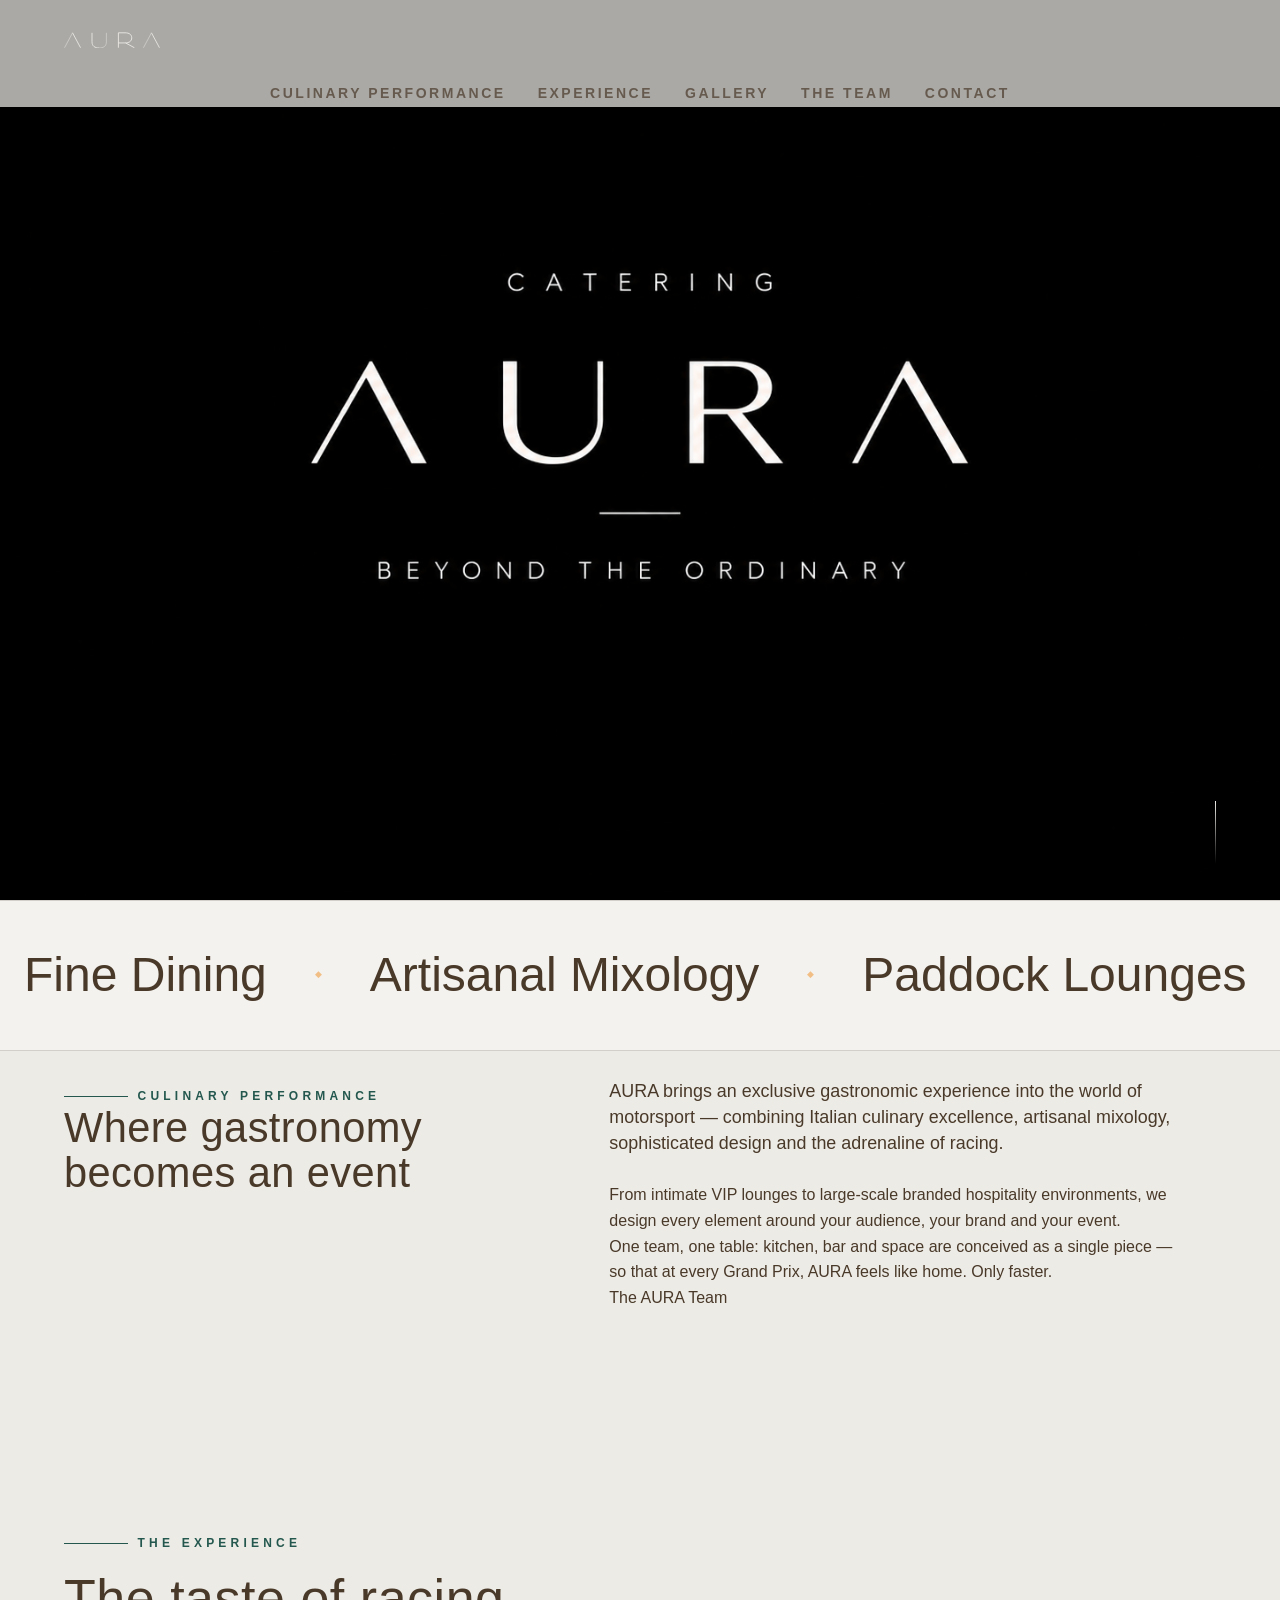
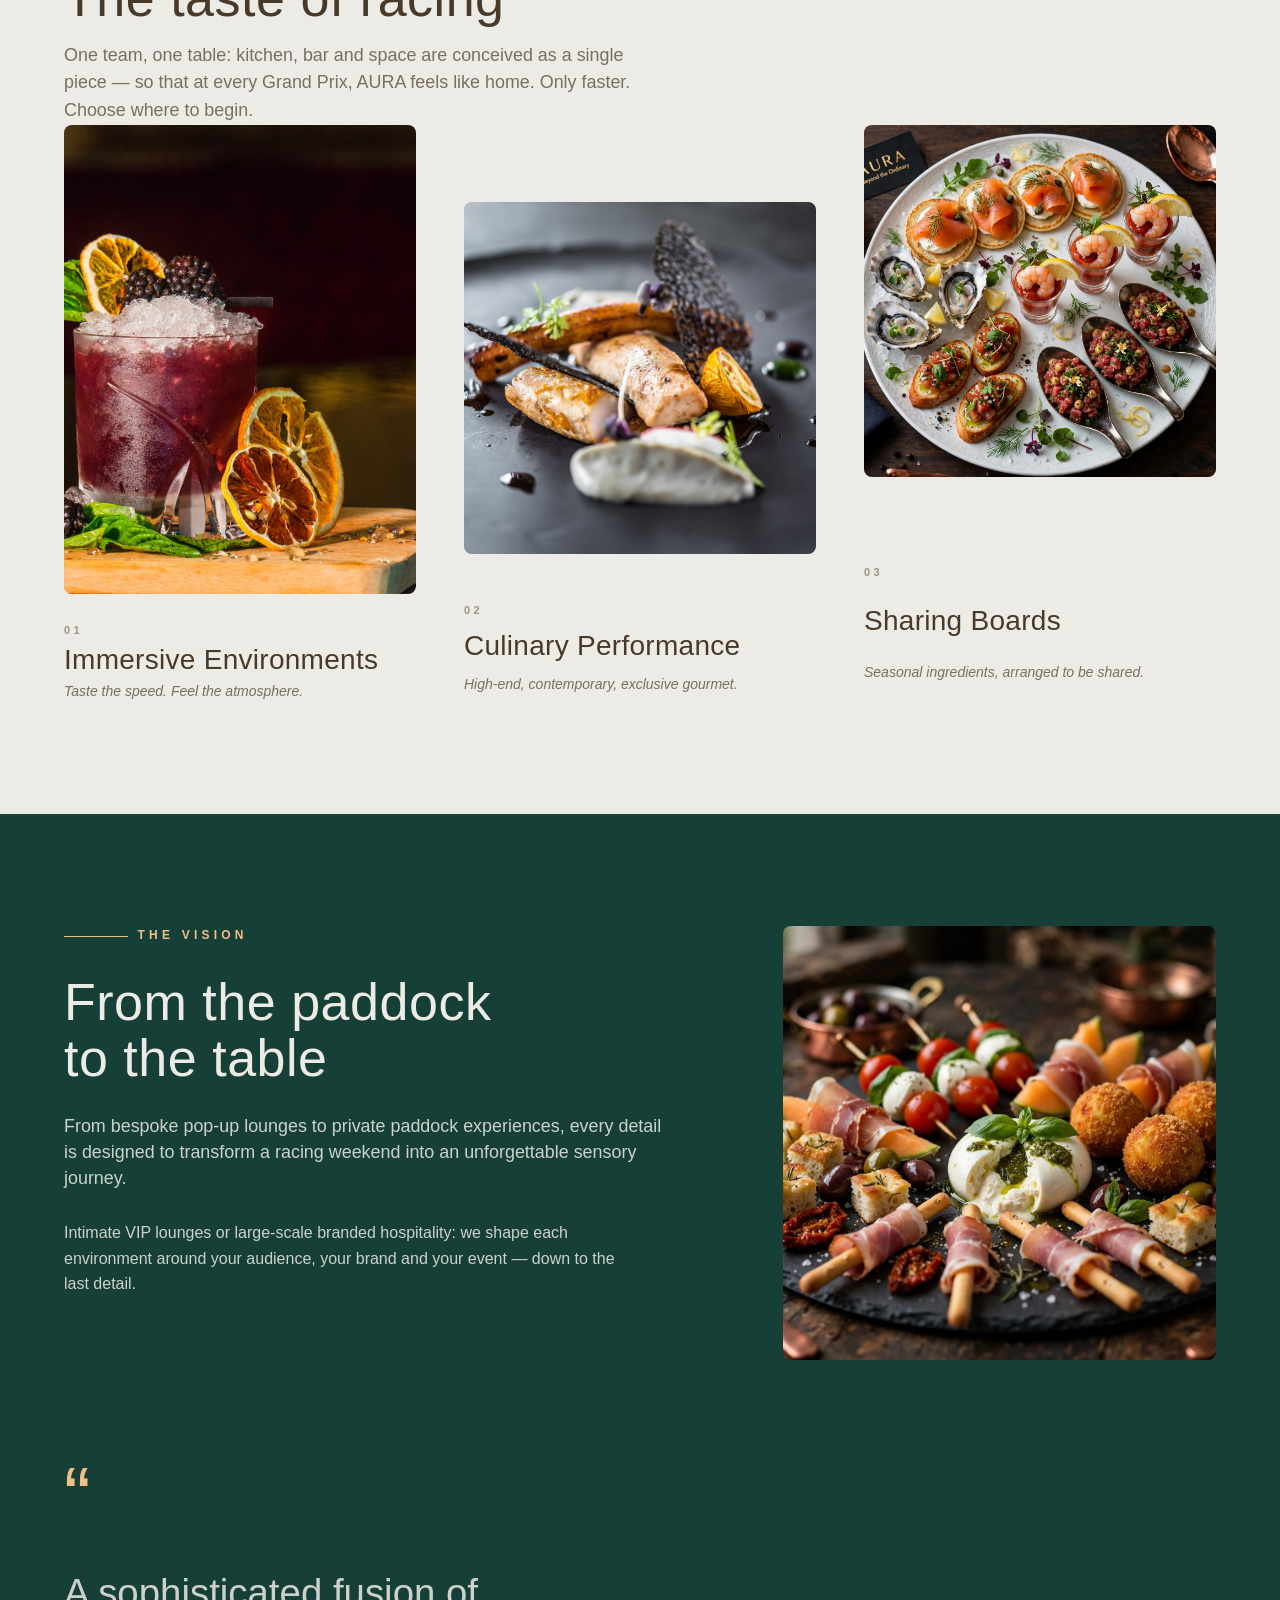
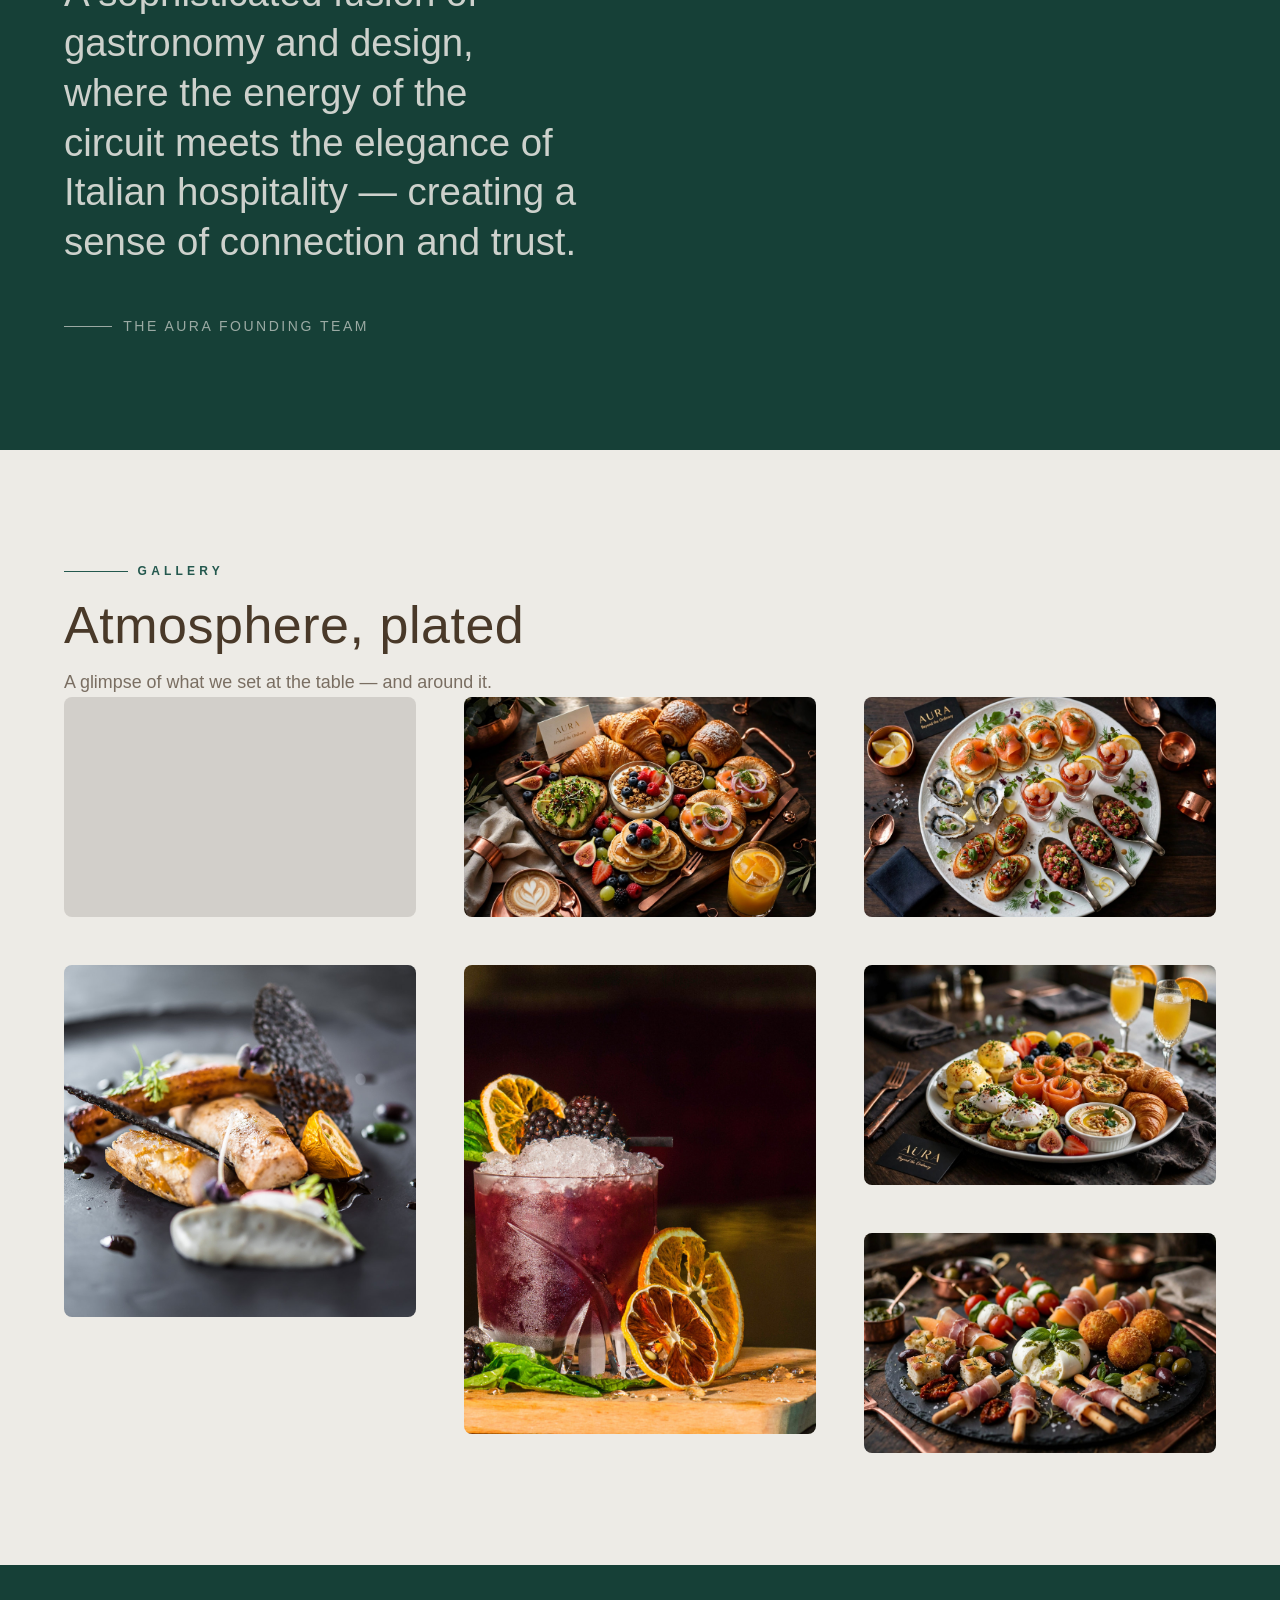
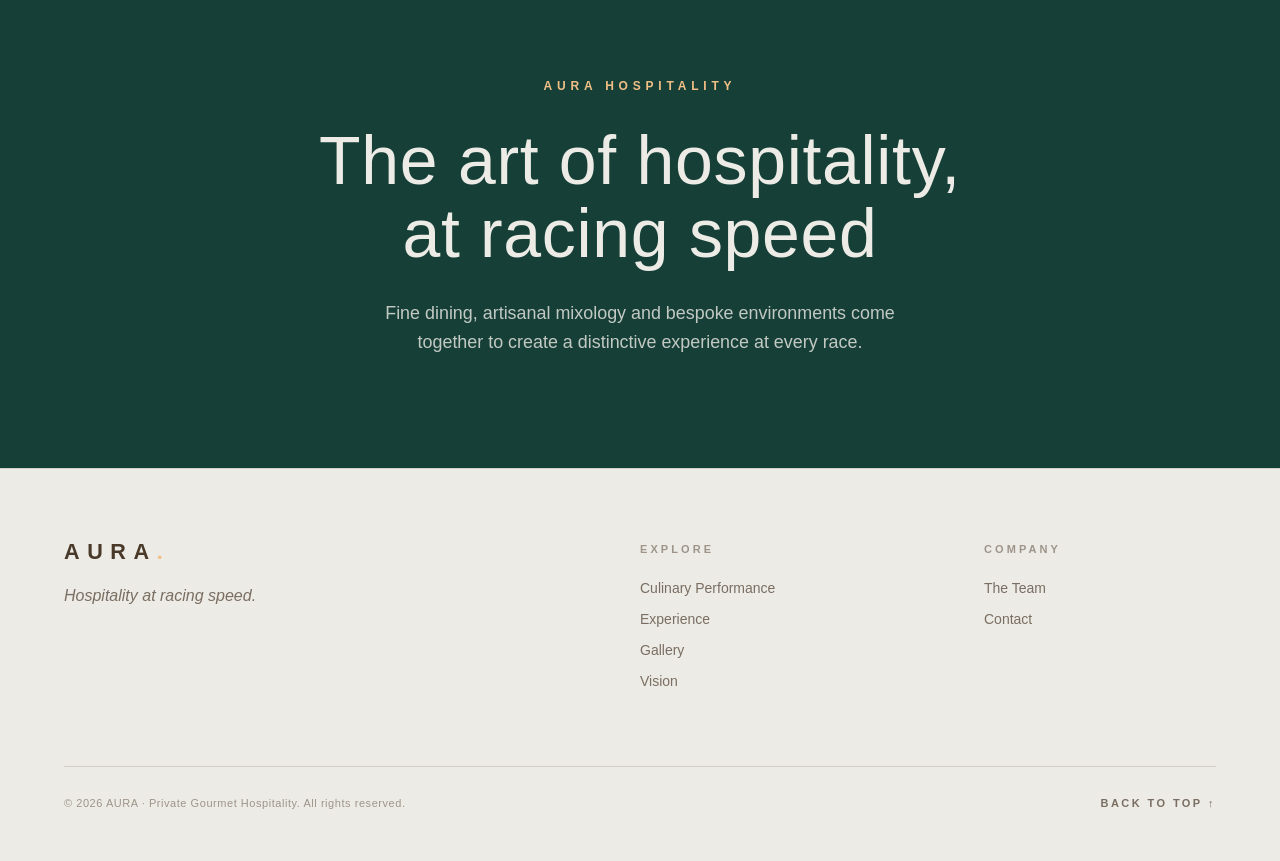
<file: index.html>
<!doctype html>
<html lang="en" class="no-js">
  <head>
    <meta charset="utf-8" />
    <meta name="viewport" content="width=device-width, initial-scale=1" />

    <title>AURA Catering · Private Motorsport Hospitality &amp; Fine Dining</title>
    <meta
      name="description"
      content="AURA Catering designs private gastronomic experiences inside the world of motorsport: Italian fine dining, artisanal mixology and bespoke VIP paddock lounges."
    />
    <meta
      name="robots"
      content="index, follow, max-image-preview:large, max-snippet:-1, max-video-preview:-1"
    />
    <meta
      http-equiv="Content-Security-Policy"
      content="default-src 'self'; script-src 'self' 'unsafe-inline' 'sha256-K1z9k0NoRK2sHAKQ2bRmqGBRaJwUbbL6bUQazKFx9kU='; style-src 'self' 'unsafe-inline' https://fonts.googleapis.com; font-src 'self' https://fonts.gstatic.com; img-src 'self' data: https://www.auracatering.it; connect-src 'self'; object-src 'none'; base-uri 'self'; form-action 'self' mailto:;"
    />
    <meta name="referrer" content="strict-origin-when-cross-origin" />
    <meta name="theme-color" content="#164037" />

    <!-- Enable animations before the first paint.
       Without JavaScript, "no-js" keeps the page visible by default. -->
    <script>
      document.documentElement.classList.replace("no-js", "js");
    </script>

    <!-- One font family, two weights. The body uses the system font stack. -->
    <link rel="preconnect" href="https://fonts.googleapis.com" />
    <link rel="preconnect" href="https://fonts.gstatic.com" crossorigin />
    <link
      rel="stylesheet"
      href="https://fonts.googleapis.com/css2?family=Fahkwang:wght@500;600&display=swap"
    />

    <link rel="icon" type="image/jpeg" href="assets/icons/favicon.jpg" />
    <link rel="apple-touch-icon" href="assets/icons/favicon.jpg" />

    <link rel="stylesheet" href="css/global.css" />
    <link rel="stylesheet" href="css/components.css" />
    <link rel="stylesheet" href="css/layout.css" />
    <!-- ===== SEO, social and structured data =====
       Canonical domain: www.auracatering.it; auracatering.eu should redirect here. -->
    <link rel="canonical" href="https://www.auracatering.it/" />
    <meta property="og:type" content="website" />
    <meta property="og:locale" content="en_US" />
    <meta property="og:site_name" content="AURA Catering" />
    <meta
      property="og:title"
      content="AURA Catering — Private Motorsport Hospitality &amp; Fine Dining"
    />
    <meta
      property="og:description"
      content="AURA Catering designs private gastronomic experiences inside the world of motorsport: Italian fine dining, artisanal mixology and bespoke VIP paddock lounges."
    />
    <meta property="og:url" content="https://www.auracatering.it/" />
    <meta
      property="og:image"
      content="https://www.auracatering.it/assets/img/hero.jpg"
    />
    <meta property="og:image:width" content="1448" />
    <meta property="og:image:height" content="1086" />
    <meta
      property="og:image:alt"
      content="The AURA Catering VIP hospitality lounge at the motorsport circuit"
    />
    <meta name="twitter:card" content="summary_large_image" />
    <meta
      name="twitter:title"
      content="AURA Catering — Private Motorsport Hospitality &amp; Fine Dining"
    />
    <meta
      name="twitter:description"
      content="AURA Catering designs private gastronomic experiences inside the world of motorsport: Italian fine dining, artisanal mixology and bespoke VIP paddock lounges."
    />
    <meta
      name="twitter:image"
      content="https://www.auracatering.it/assets/img/hero.jpg"
    />
    <meta
      name="twitter:image:alt"
      content="The AURA Catering VIP hospitality lounge at the motorsport circuit"
    />
    <script type="application/ld+json">
      {
        "@context": "https://schema.org",
        "@graph": [
          {
            "@type": ["Organization", "FoodEstablishment"],
            "@id": "https://www.auracatering.it/#organization",
            "name": "AURA Catering",
            "alternateName": "AURA",
            "url": "https://www.auracatering.it/",
            "logo": {
              "@type": "ImageObject",
              "url": "https://www.auracatering.it/assets/icons/favicon.jpg",
              "width": 256,
              "height": 256
            },
            "image": {
              "@type": "ImageObject",
              "url": "https://www.auracatering.it/assets/img/hero.jpg",
              "width": 1448,
              "height": 1086
            },
            "description": "Private motorsport hospitality: Italian fine dining, artisanal mixology and bespoke VIP lounges inside the world of racing.",
            "servesCuisine": ["Italian", "Fine Dining", "Contemporary Gourmet"],
            "email": [
              "info@auracatering.it",
              "jose@auracatering.it",
              "riky@auracatering.it"
            ],
            "telephone": "+393204179780",
            "contactPoint": {
              "@type": "ContactPoint",
              "contactType": "customer support",
              "name": "Federica Arceri",
              "telephone": "+393204179780",
              "email": "info@auracatering.it",
              "url": "https://wa.me/393204179780",
              "availableLanguage": ["English", "Italian"]
            }
          },
          {
            "@type": "WebSite",
            "@id": "https://www.auracatering.it/#website",
            "url": "https://www.auracatering.it/",
            "name": "AURA Catering",
            "description": "Private Motorsport Hospitality & Fine Dining Catering",
            "publisher": {
              "@id": "https://www.auracatering.it/#organization"
            },
            "inLanguage": "en"
          },
          {
            "@type": "WebPage",
            "@id": "https://www.auracatering.it/#webpage",
            "url": "https://www.auracatering.it/",
            "name": "AURA Catering · Private Motorsport Hospitality & Fine Dining",
            "isPartOf": {
              "@id": "https://www.auracatering.it/#website"
            },
            "about": {
              "@id": "https://www.auracatering.it/#organization"
            },
            "description": "AURA Catering designs private gastronomic experiences inside the world of motorsport: Italian fine dining, artisanal mixology and bespoke VIP paddock lounges.",
            "inLanguage": "en"
          }
        ]
      }
    </script>
  </head>
  <body id="top" class="home">
    <a class="skip-link" href="#main">Skip to content</a>

    <!-- ============================ HEADER ============================ -->
    <header class="header">
      <div class="header__inner container">
        <a class="logo logo--wordmark" href="index.html" aria-label="AURA home">
          <svg viewBox="0 0 360 62" aria-hidden="true" focusable="false">
            <path class="logo__a-left" d="M2 59 32 3" />
            <path class="logo__a-right" d="m32 3 30 56" />
            <path class="logo__u-left" d="M105 3v34c0 15 10 23 27 23" />
            <path class="logo__u-right" d="M132 60c17 0 27-8 27-23V3" />
            <path
              class="logo__r"
              d="M204 59V3h25c16 0 25 7 25 19s-9 19-25 19h-25m27 0 33 18"
            />
            <path class="logo__a-left" d="m298 59 30-56" />
            <path class="logo__a-right" d="m328 3 30 56" />
          </svg>
        </a>

        <button
          class="nav-toggle"
          type="button"
          aria-controls="site-nav"
          aria-expanded="false"
          aria-label="Open menu"
        >
          <span></span><span></span>
        </button>
      </div>
      <nav class="site-nav" id="site-nav" aria-label="Main">
        <ul class="site-nav__list" role="list">
          <li>
            <a class="site-nav__link" href="#culinary-performance"
              >Culinary Performance</a
            >
          </li>
          <li><a class="site-nav__link" href="#experience">Experience</a></li>
          <li><a class="site-nav__link" href="#gallery">Gallery</a></li>
          <li><a class="site-nav__link" href="team.html">The Team</a></li>
          <li><a class="site-nav__link" href="contatti.html">Contact</a></li>
        </ul>
      </nav>
    </header>

    <main id="main" tabindex="-1">
      <!-- ============================ HERO ============================ -->
      <section class="hero">
        <h1 class="sr-only">
          AURA Catering — Private Motorsport Hospitality, Fine Dining and
          Bespoke Lounges
        </h1>
        <img
          class="hero__img"
          src="assets/img/hero.jpg"
          alt="The AURA Catering VIP hospitality lounge at the motorsport circuit"
          width="1448"
          height="1086"
          fetchpriority="high"
          decoding="async"
        />

        <div class="hero__cue" aria-hidden="true">
          <!-- <span class="hero__cue-txt">Scroll</span> -->
          <span class="hero__cue-line"></span>
        </div>
      </section>

      <!-- =========================== MARQUEE =========================== -->
      <div class="band">
        <div class="marquee" aria-hidden="true">
          <div class="marquee__track">
            <div class="marquee__group">
              <span class="marquee__txt">Fine Dining</span
              ><span class="marquee__sep">◆</span>
              <span class="marquee__txt">Artisanal Mixology</span
              ><span class="marquee__sep">◆</span>
              <span class="marquee__txt">Paddock Lounges</span
              ><span class="marquee__sep">◆</span>
              <span class="marquee__txt">Italian Excellence</span
              ><span class="marquee__sep">◆</span>
              <span class="marquee__txt">Race Weekends</span
              ><span class="marquee__sep">◆</span>
            </div>
            <div class="marquee__group">
              <span class="marquee__txt">Fine Dining</span
              ><span class="marquee__sep">◆</span>
              <span class="marquee__txt">Artisanal Mixology</span
              ><span class="marquee__sep">◆</span>
              <span class="marquee__txt">Paddock Lounges</span
              ><span class="marquee__sep">◆</span>
              <span class="marquee__txt">Italian Excellence</span
              ><span class="marquee__sep">◆</span>
              <span class="marquee__txt">Race Weekends</span
              ><span class="marquee__sep">◆</span>
            </div>
          </div>
        </div>
      </div>

      <!-- ========================== Culinary Performance ========================== -->
      <section class="section section--culinary" id="culinary-performance">
        <div class="container">
          <div class="split split--culinary">
            <div class="split__aside reveal">
              <p class="eyebrow">Culinary Performance</p>
              <h2>Where gastronomy becomes an event</h2>
            </div>

            <div class="Culinary Performance__body">
              <p class="lead reveal reveal--d1">
                AURA brings an exclusive gastronomic experience into the world
                of motorsport — combining Italian culinary excellence, artisanal
                mixology, sophisticated design and the adrenaline of racing.
              </p>
              <br />
              <p class="reveal reveal--d2">
                From intimate VIP lounges to large-scale branded hospitality
                environments, we design every element around your audience, your
                brand and your event.
              </p>
              <p class="reveal reveal--d2">
                One team, one table: kitchen, bar and space are conceived as a
                single piece — so that at every Grand Prix, AURA feels like
                home. Only faster.
              </p>
              <p class="Culinary Performance__sign reveal reveal--d3">
                The AURA Team
              </p>
            </div>
          </div>
        </div>
      </section>

      <!-- ========================== PILLARS ========================== -->
      <section class="section" id="experience">
        <div class="container">
          <div class="section-head reveal">
            <p class="eyebrow">The Experience</p>
            <h2>The taste of racing</h2>
            <p class="section-head__lead">
              One team, one table: kitchen, bar and space are conceived as a
              single piece — so that at every Grand Prix, AURA feels like home.
              Only faster. Choose where to begin.
            </p>
          </div>

          <div class="pillars">
            <article class="card reveal reveal--d1">
              <div class="card__content">
                <div class="card__fig figure figure--portrait">
                  <img
                    src="assets/img/cocktail-more.jpg"
                    alt="Blackberry and mint signature cocktail"
                    width="900"
                    height="1300"
                    loading="lazy"
                    decoding="async"
                  />
                </div>
                <div class="card__cap">
                  <span class="card__num">01</span>
                  <h3 class="card__title">Immersive Environments</h3>
                  <p class="card__tag">Taste the speed. Feel the atmosphere.</p>
                </div>
              </div>
            </article>

            <article class="card reveal reveal--d2">
              <div class="card__content">
                <div class="card__fig figure figure--square">
                  <img
                    src="assets/img/piatto-gourmet.jpg"
                    alt="Plated gourmet course"
                    width="1000"
                    height="1000"
                    loading="lazy"
                    decoding="async"
                  />
                </div>
                <div class="card__cap">
                  <span class="card__num">02</span>
                  <h3 class="card__title">Culinary Performance</h3>
                  <p class="card__tag">
                    High-end, contemporary, exclusive gourmet.
                  </p>
                </div>
              </div>
            </article>

            <article class="card reveal reveal--d3">
              <div class="card__content">
                <div class="card__fig figure figure--square">
                  <img
                    src="assets/img/taglierePesce.jpg"
                    alt="Seafood sharing board"
                    width="1920"
                    height="1280"
                    loading="lazy"
                    decoding="async"
                  />
                </div>
                <div class="card__cap">
                  <span class="card__num">03</span>
                  <h3 class="card__title">Sharing Boards</h3>
                  <p class="card__tag">
                    Seasonal ingredients, arranged to be shared.
                  </p>
                </div>
              </div>
            </article>
          </div>
        </div>
      </section>

      <!-- =========================== VISION =========================== -->
      <section class="section section--dark" id="vision">
        <div class="container">
          <div class="split vision">
            <div class="vision__body reveal">
              <p class="eyebrow">The Vision</p>
              <h2>From the paddock to the table</h2>
              <p class="lead">
                From bespoke pop-up lounges to private paddock experiences,
                every detail is designed to transform a racing weekend into an
                unforgettable sensory journey.
              </p>
              <p>
                Intimate VIP lounges or large-scale branded hospitality: we
                shape each environment around your audience, your brand and your
                event — down to the last detail.
              </p>
            </div>

            <div class="split__aside reveal reveal--d1">
              <figure class="figure figure--square">
                <img
                  src="assets/img/tagliereBurrata.jpg"
                  alt="Burrata sharing board"
                  width="1920"
                  height="1280"
                  loading="lazy"
                  decoding="async"
                />
              </figure>
            </div>
          </div>

          <figure class="quote vision__quote reveal">
            <div class="quote__mark" aria-hidden="true">“</div>
            <blockquote class="quote__text">
              A sophisticated fusion of gastronomy and design, where the energy
              of the circuit meets the elegance of Italian hospitality —
              creating a sense of connection and trust.
            </blockquote>
            <figcaption class="quote__cite">The AURA Founding Team</figcaption>
          </figure>
        </div>
      </section>

      <!-- =========================== GALLERY =========================== -->
      <section class="section" id="gallery">
        <div class="container">
          <div class="section-head reveal">
            <p class="eyebrow">Gallery</p>
            <h2>Atmosphere, plated</h2>
            <p class="section-head__lead">
              A glimpse of what we set at the table — and around it.
            </p>
          </div>
        </div>

        <!-- Mobile: full-bleed snap carousel. Desktop: masonry.
           The container and negative margins extend the gallery to the edge. -->
        <div class="gallery container">
          <figure class="figure figure--wide gallery__item reveal">
            <img
              src="assets/img/cappelletti.jpg"
              alt="Handmade Italian cappelletti pasta course by AURA Catering"
              width="2048"
              height="1156"
              loading="lazy"
              decoding="async"
            />
          </figure>
          <figure class="figure figure--square gallery__item reveal reveal--d1">
            <img
              src="assets/img/piatto-gourmet.jpg"
              alt="Contemporary plated fine dining course in the AURA lounge"
              width="1000"
              height="1000"
              loading="lazy"
              decoding="async"
            />
          </figure>
          <figure class="figure figure--wide gallery__item reveal reveal--d2">
            <img
              src="assets/img/tagliereColazione.jpg"
              alt="Artisanal breakfast and pastry sharing board for paddock hospitality"
              width="1920"
              height="1280"
              loading="lazy"
              decoding="async"
            />
          </figure>
          <figure
            class="figure figure--portrait gallery__item reveal reveal--d3"
          >
            <img
              src="assets/img/cocktail-more.jpg"
              alt="Artisanal blackberry and fresh mint cocktail served at the AURA bar"
              width="900"
              height="1300"
              loading="lazy"
              decoding="async"
            />
          </figure>
          <figure class="figure figure--wide gallery__item reveal">
            <img
              src="assets/img/taglierePesce.jpg"
              alt="Fresh gourmet seafood sharing board prepared by AURA Catering"
              width="1920"
              height="1280"
              loading="lazy"
              decoding="async"
            />
          </figure>
          <figure class="figure figure--wide gallery__item reveal reveal--d1">
            <img
              src="assets/img/tagliereRandom.jpg"
              alt="A selection of Italian sharing-board dishes"
              width="1920"
              height="1280"
              loading="lazy"
              decoding="async"
            />
          </figure>
          <figure class="figure figure--wide gallery__item reveal reveal--d2">
            <img
              src="assets/img/tagliereBurrata.jpg"
              alt="Italian burrata and seasonal ingredients sharing board"
              width="1920"
              height="1280"
              loading="lazy"
              decoding="async"
            />
          </figure>
        </div>
      </section>

      <!-- ============================ CTA ============================ -->
      <section class="section section--dark">
        <div class="container">
          <div class="cta reveal">
            <p class="eyebrow">AURA Hospitality</p>
            <h2 class="cta__title">The art of hospitality, at racing speed</h2>
            <p class="cta__sub">
              Fine dining, artisanal mixology and bespoke environments come
              together to create a distinctive experience at every race.
            </p>
          </div>
        </div>
      </section>
    </main>

    <!-- ============================ FOOTER ============================ -->
    <footer class="footer">
      <div class="container">
        <div class="footer__grid">
          <div>
            <a class="logo" href="index.html">AURA<b>.</b></a>
            <p class="footer__tagline">Hospitality at racing speed.</p>
          </div>

          <nav aria-label="Footer">
            <p class="footer__title">Explore</p>
            <ul class="footer__list" role="list">
              <li>
                <a class="footer__link" href="#culinary-performance"
                  >Culinary Performance</a
                >
              </li>
              <li><a class="footer__link" href="#experience">Experience</a></li>
              <li><a class="footer__link" href="#gallery">Gallery</a></li>
              <li><a class="footer__link" href="#vision">Vision</a></li>
            </ul>
          </nav>

          <div>
            <p class="footer__title">Company</p>
            <ul class="footer__list" role="list">
              <li><a class="footer__link" href="team.html">The Team</a></li>
              <li><a class="footer__link" href="contatti.html">Contact</a></li>
            </ul>
          </div>
        </div>

        <div class="footer__bottom">
          <p class="footer__legal">
            © <span id="year">2026</span> AURA · Private Gourmet Hospitality.
            All rights reserved.
          </p>
          <a class="back-top" href="#top">
            Back to top <span class="back-top__arr" aria-hidden="true">↑</span>
          </a>
        </div>
      </div>
    </footer>

    <script src="js/main.js" defer></script>
  </body>
</html>
</file>
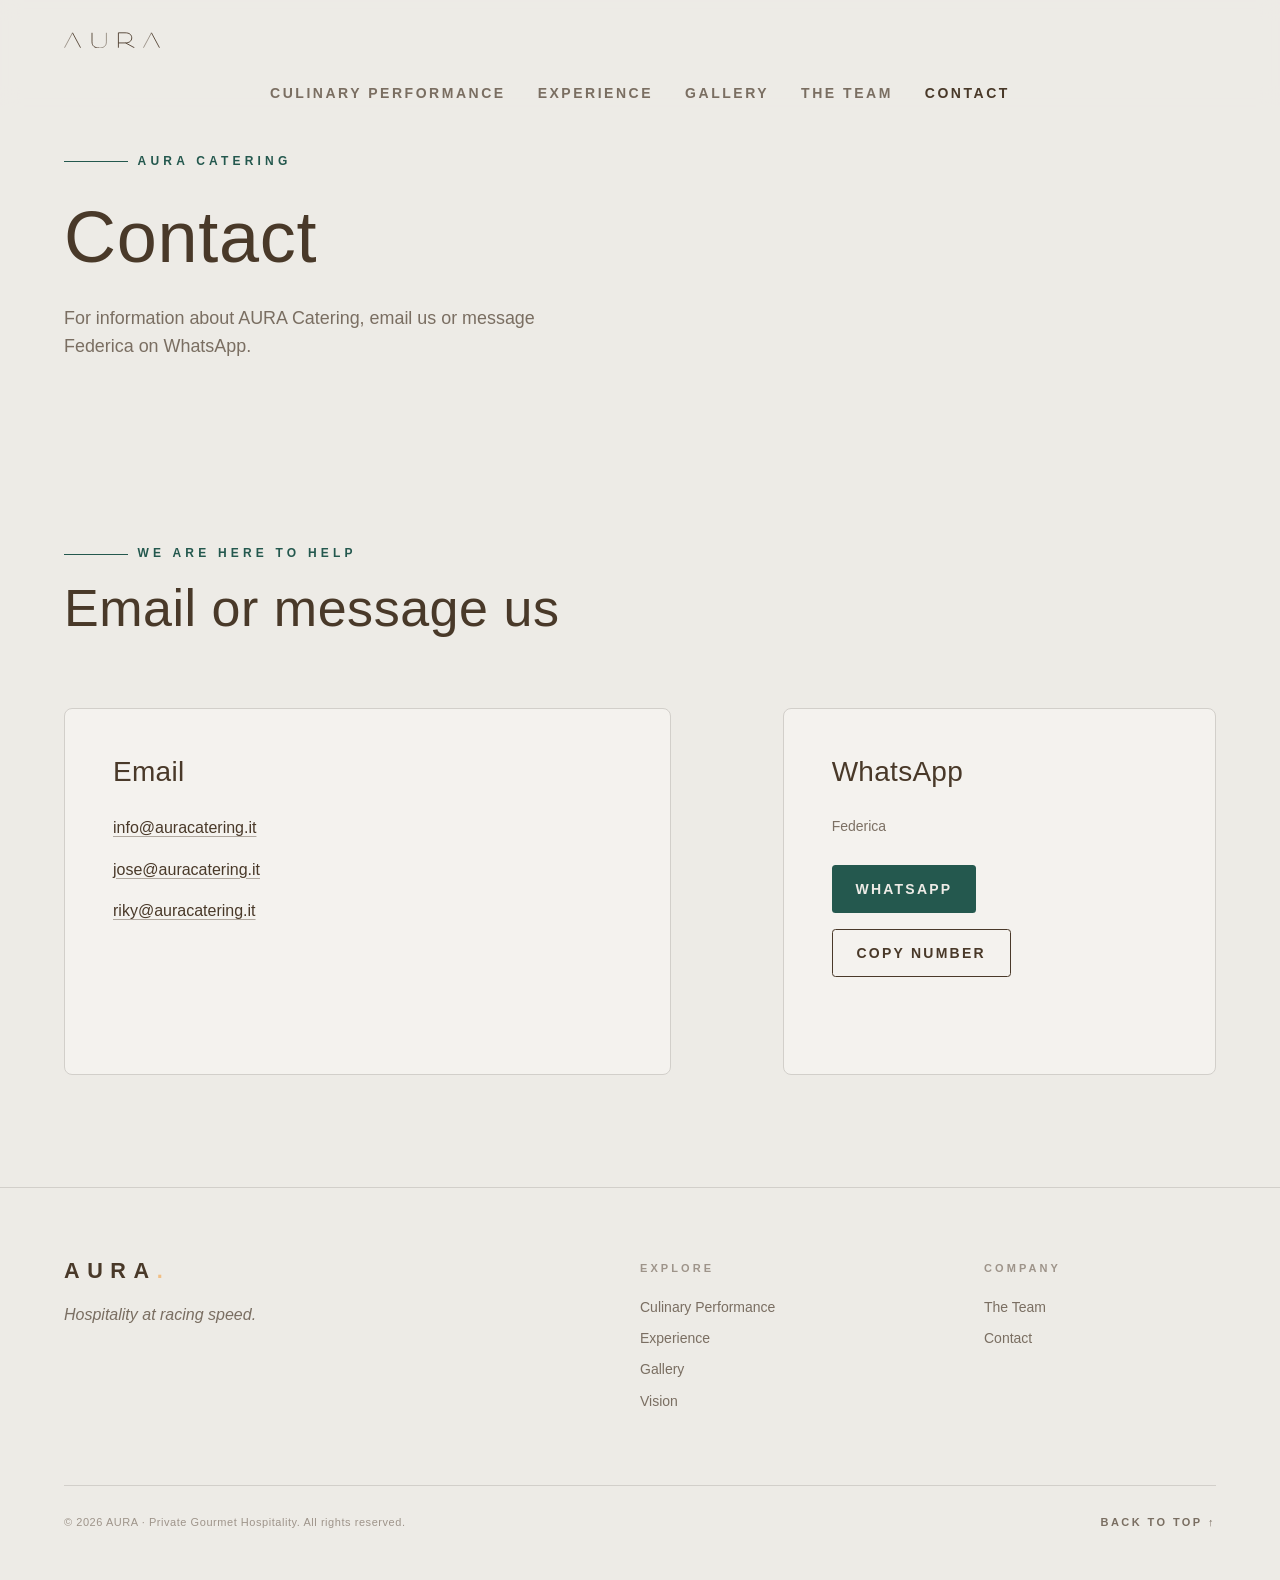
<file: contatti.html>
<!doctype html>
<html lang="en" class="no-js">
  <head>
    <meta charset="utf-8" />
    <meta name="viewport" content="width=device-width, initial-scale=1" />

    <title>Contact · AURA Catering — Private Gourmet Hospitality</title>
    <meta
      name="description"
      content="Contact AURA Catering for bespoke motorsport hospitality and private gourmet events: email info@auracatering.it, jose@auracatering.it or riky@auracatering.it, or message Federica on WhatsApp."
    />
    <meta
      name="robots"
      content="index, follow, max-image-preview:large, max-snippet:-1, max-video-preview:-1"
    />
    <meta
      http-equiv="Content-Security-Policy"
      content="default-src 'self'; script-src 'self' 'unsafe-inline' 'sha256-K1z9k0NoRK2sHAKQ2bRmqGBRaJwUbbL6bUQazKFx9kU='; style-src 'self' 'unsafe-inline' https://fonts.googleapis.com; font-src 'self' https://fonts.gstatic.com; img-src 'self' data: https://www.auracatering.it; connect-src 'self'; object-src 'none'; base-uri 'self'; form-action 'self' mailto:;"
    />
    <meta name="referrer" content="strict-origin-when-cross-origin" />
    <meta name="theme-color" content="#164037" />

    <script>
      document.documentElement.classList.replace("no-js", "js");
    </script>

    <link rel="preconnect" href="https://fonts.googleapis.com" />
    <link rel="preconnect" href="https://fonts.gstatic.com" crossorigin />
    <link
      rel="stylesheet"
      href="https://fonts.googleapis.com/css2?family=Fahkwang:wght@500;600&display=swap"
    />

    <link rel="icon" type="image/jpeg" href="assets/icons/favicon.jpg" />
    <link rel="apple-touch-icon" href="assets/icons/favicon.jpg" />

    <link rel="stylesheet" href="css/global.css" />
    <link rel="stylesheet" href="css/components.css" />
    <link rel="stylesheet" href="css/layout.css" />
    <link rel="canonical" href="https://www.auracatering.it/contatti.html" />
    <meta property="og:type" content="website" />
    <meta property="og:locale" content="en_US" />
    <meta property="og:site_name" content="AURA Catering" />
    <meta
      property="og:title"
      content="Contact · AURA Catering — Private Gourmet Hospitality"
    />
    <meta
      property="og:description"
      content="Email AURA Catering at info@auracatering.it, jose@auracatering.it or riky@auracatering.it, or message Federica on WhatsApp."
    />
    <meta property="og:url" content="https://www.auracatering.it/contatti.html" />
    <meta
      property="og:image"
      content="https://www.auracatering.it/assets/img/hero.jpg"
    />
    <meta property="og:image:width" content="1448" />
    <meta property="og:image:height" content="1086" />
    <meta
      property="og:image:alt"
      content="AURA Catering — Private Gourmet Hospitality"
    />
    <meta name="twitter:card" content="summary_large_image" />
    <meta
      name="twitter:title"
      content="Contact · AURA Catering — Private Gourmet Hospitality"
    />
    <meta
      name="twitter:description"
      content="Email AURA Catering at info@auracatering.it, jose@auracatering.it or riky@auracatering.it, or message Federica on WhatsApp."
    />
    <meta
      name="twitter:image"
      content="https://www.auracatering.it/assets/img/hero.jpg"
    />
    <meta
      name="twitter:image:alt"
      content="AURA Catering — Private Gourmet Hospitality"
    />
    <script type="application/ld+json">
      {
        "@context": "https://schema.org",
        "@graph": [
          {
            "@type": ["Organization", "FoodEstablishment"],
            "@id": "https://www.auracatering.it/#organization",
            "name": "AURA Catering",
            "alternateName": "AURA",
            "url": "https://www.auracatering.it/",
            "logo": "https://www.auracatering.it/assets/icons/favicon.jpg",
            "description": "Private gourmet hospitality, motorsport catering and bespoke dining experiences.",
            "email": [
              "info@auracatering.it",
              "jose@auracatering.it",
              "riky@auracatering.it"
            ],
            "telephone": "+393204179780",
            "contactPoint": {
              "@type": "ContactPoint",
              "contactType": "customer support",
              "name": "Federica Arceri",
              "telephone": "+393204179780",
              "email": "info@auracatering.it",
              "url": "https://wa.me/393204179780",
              "availableLanguage": ["English", "Italian"]
            }
          },
          {
            "@type": "ContactPage",
            "@id": "https://www.auracatering.it/contatti.html#webpage",
            "url": "https://www.auracatering.it/contatti.html",
            "name": "Contact · AURA Catering — Private Gourmet Hospitality",
            "description": "Contact AURA Catering at info@auracatering.it, jose@auracatering.it or riky@auracatering.it, or message Federica on WhatsApp.",
            "mainEntity": {
              "@id": "https://www.auracatering.it/#organization"
            },
            "inLanguage": "en"
          },
          {
            "@type": "BreadcrumbList",
            "itemListElement": [
              {
                "@type": "ListItem",
                "position": 1,
                "name": "Home",
                "item": "https://www.auracatering.it/"
              },
              {
                "@type": "ListItem",
                "position": 2,
                "name": "Contact",
                "item": "https://www.auracatering.it/contatti.html"
              }
            ]
          }
        ]
      }
    </script>
  </head>
  <body id="top">
    <a class="skip-link" href="#main">Skip to content</a>

    <header class="header">
      <div class="header__inner container">
        <a class="logo logo--wordmark" href="index.html" aria-label="AURA home">
          <svg viewBox="0 0 360 62" aria-hidden="true" focusable="false">
            <path class="logo__a-left" d="M2 59 32 3" />
            <path class="logo__a-right" d="m32 3 30 56" />
            <path class="logo__u-left" d="M105 3v34c0 15 10 23 27 23" />
            <path class="logo__u-right" d="M132 60c17 0 27-8 27-23V3" />
            <path class="logo__r" d="M204 59V3h25c16 0 25 7 25 19s-9 19-25 19h-25m27 0 33 18" />
            <path class="logo__a-left" d="m298 59 30-56" />
            <path class="logo__a-right" d="m328 3 30 56" />
          </svg>
        </a>

        <button
          class="nav-toggle"
          type="button"
          aria-controls="site-nav"
          aria-expanded="false"
          aria-label="Open menu"
        >
          <span></span><span></span>
        </button>
      </div>
      <nav class="site-nav" id="site-nav" aria-label="Main">
        <ul class="site-nav__list" role="list">
          <li>
            <a class="site-nav__link" href="index.html#culinary-performance"
              >Culinary Performance</a
            >
          </li>
          <li>
            <a class="site-nav__link" href="index.html#experience"
              >Experience</a
            >
          </li>
          <li>
            <a class="site-nav__link" href="index.html#gallery">Gallery</a>
          </li>
          <li><a class="site-nav__link" href="team.html">The Team</a></li>
          <li>
            <a class="site-nav__link" href="contatti.html" aria-current="page"
              >Contact</a
            >
          </li>
        </ul>
      </nav>
    </header>

    <main id="main" tabindex="-1">
      <div class="page-hero container">
        <p class="eyebrow reveal">AURA Catering</p>
        <h1 class="page-hero__title reveal reveal--d1">Contact</h1>
        <p class="page-hero__lead reveal reveal--d2">
          For information about AURA Catering, email us or message Federica
          on WhatsApp.
        </p>
      </div>

      <section
        class="section"
        id="contact-details"
        aria-labelledby="contact-title"
      >
        <div class="container">
          <div class="section-head reveal">
            <p class="eyebrow">We are here to help</p>
            <h2 id="contact-title">Email or message us</h2>
          </div>
          <div class="contact-layout contact-details">
            <div class="contact-card reveal reveal--d1">
              <h3 class="contact-card__title">Email</h3>
              <ul class="contact-card__list" role="list">
                <li>
                  <a href="mailto:info@auracatering.it">info@auracatering.it</a>
                </li>
                <li>
                  <a href="mailto:jose@auracatering.it">jose@auracatering.it</a>
                </li>
                <li>
                  <a href="mailto:riky@auracatering.it">riky@auracatering.it</a>
                </li>
              </ul>
            </div>
            <div class="contact-card reveal reveal--d2">
              <h3 class="contact-card__title">WhatsApp</h3>
              <p class="contact-card__name">Federica</p>
              <div class="contact-card__actions">
                <a
                  class="btn btn--solid"
                  href="https://wa.me/393204179780"
                  target="_blank"
                  rel="noopener noreferrer"
                  >WhatsApp</a
                >
                <button
                  class="btn btn--ghost"
                  type="button"
                  data-copy-phone="+39 320 417 9780"
                  aria-describedby="copy-phone-status"
                >
                  Copy number
                </button>
              </div>
              <p
                class="contact-copy-status"
                id="copy-phone-status"
                role="status"
                aria-live="polite"
              ></p>
            </div>
          </div>
        </div>
      </section>
    </main>

    <footer class="footer">
      <div class="container">
        <div class="footer__grid">
          <div>
            <a class="logo" href="index.html">AURA<b>.</b></a>
            <p class="footer__tagline">Hospitality at racing speed.</p>
          </div>

          <nav aria-label="Footer">
            <p class="footer__title">Explore</p>
            <ul class="footer__list" role="list">
              <li>
                <a class="footer__link" href="index.html#culinary-performance"
                  >Culinary Performance</a
                >
              </li>
              <li>
                <a class="footer__link" href="index.html#experience"
                  >Experience</a
                >
              </li>
              <li>
                <a class="footer__link" href="index.html#gallery">Gallery</a>
              </li>
              <li>
                <a class="footer__link" href="index.html#vision">Vision</a>
              </li>
            </ul>
          </nav>

          <div>
            <p class="footer__title">Company</p>
            <ul class="footer__list" role="list">
              <li><a class="footer__link" href="team.html">The Team</a></li>
              <li>
                <a class="footer__link" href="contatti.html" aria-current="page"
                  >Contact</a
                >
              </li>
            </ul>
          </div>
        </div>

        <div class="footer__bottom">
          <p class="footer__legal">
            © <span id="year">2026</span> AURA · Private Gourmet Hospitality.
            All rights reserved.
          </p>
          <a class="back-top" href="#top">
            Back to top <span class="back-top__arr" aria-hidden="true">↑</span>
          </a>
        </div>
      </div>
    </footer>

    <script src="js/main.js" defer></script>
    <script src="js/contact.js" defer></script>
  </body>
</html>
</file>
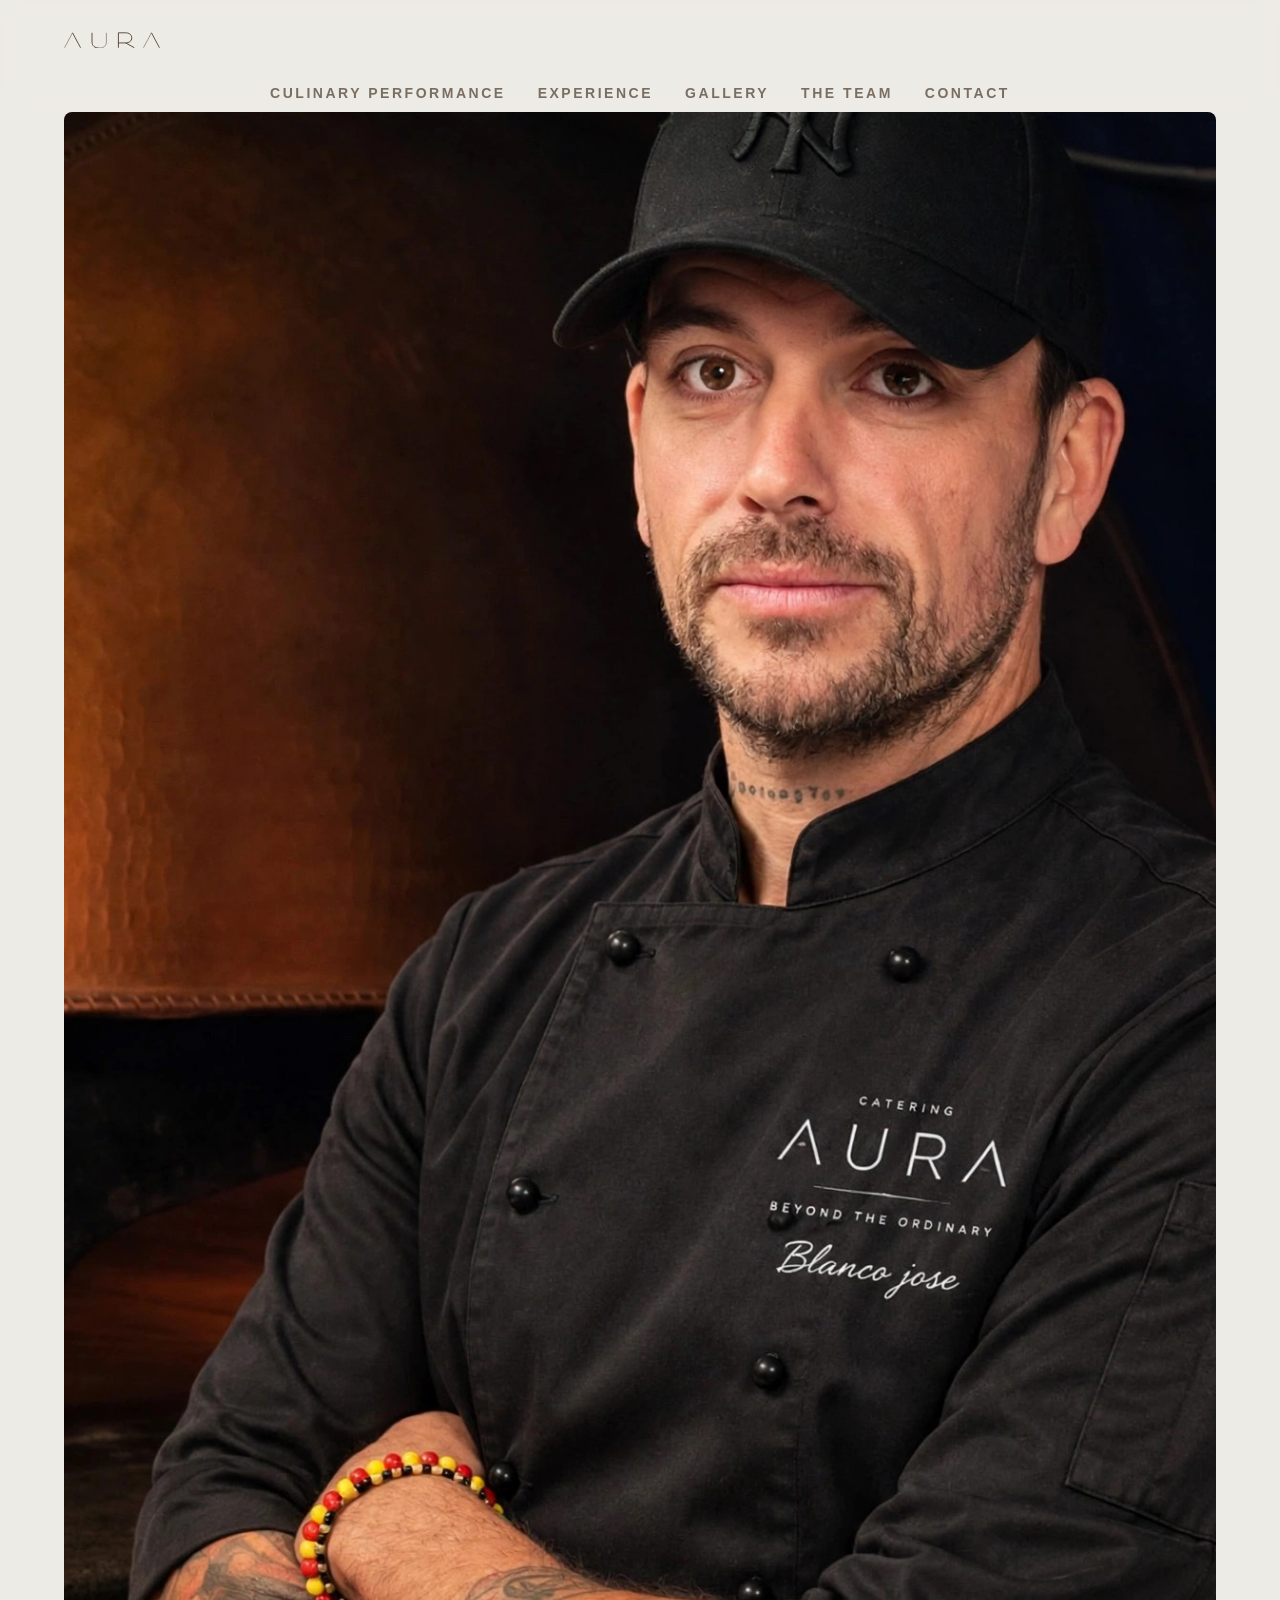
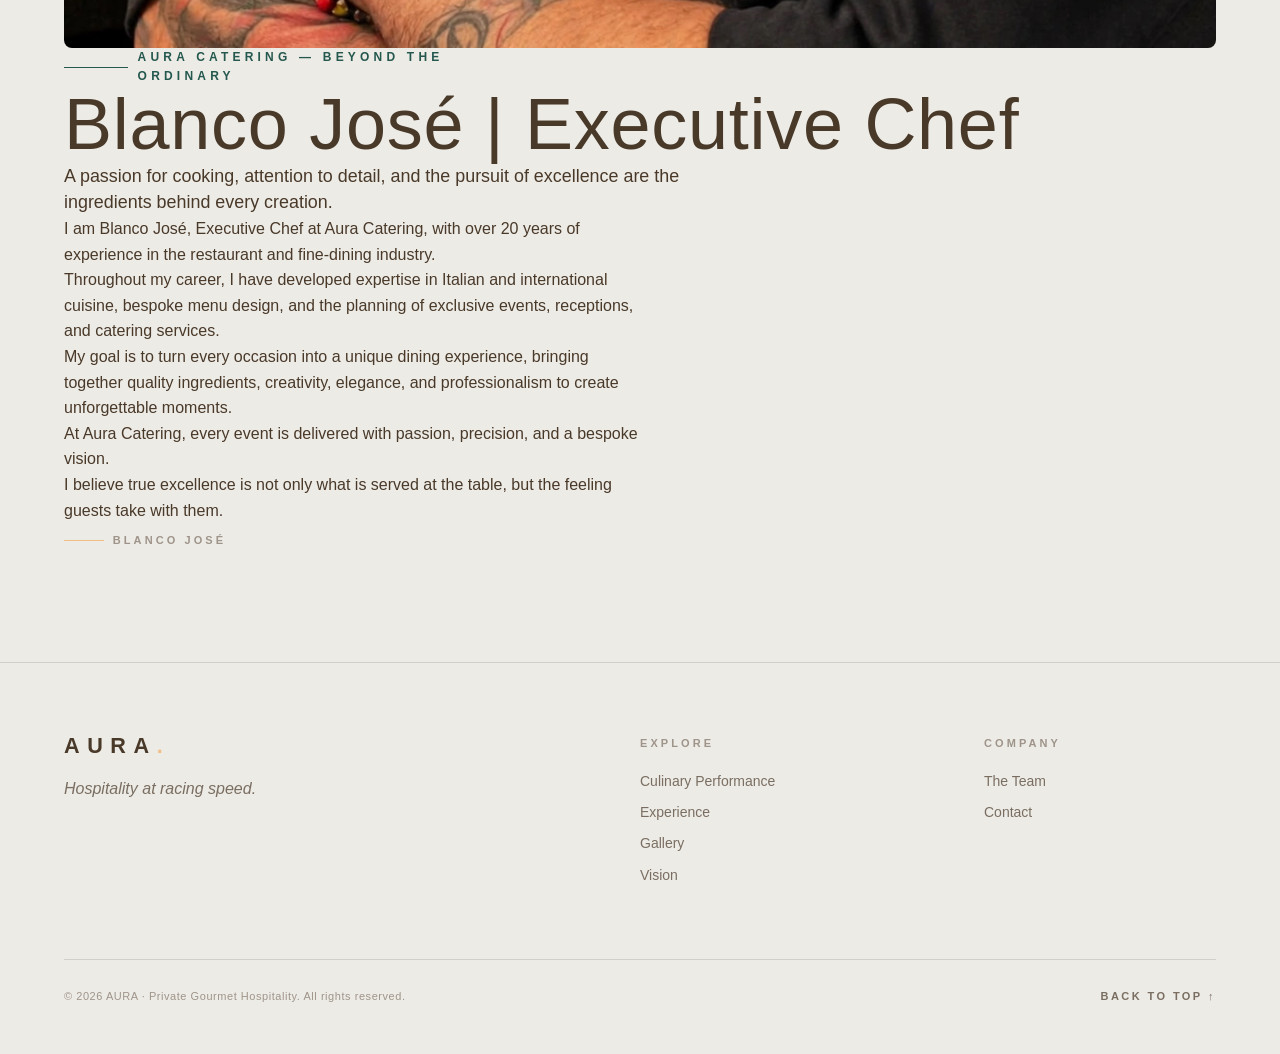
<file: jose.html>
<!doctype html>
<html lang="en" class="no-js">
  <head>
    <meta charset="utf-8" />
    <meta name="viewport" content="width=device-width, initial-scale=1" />
    <title>Blanco José | Executive Chef — AURA Catering</title>
    <meta
      name="description"
      content="Blanco José, Executive Chef at AURA Catering, brings over 20 years of experience in restaurants and fine dining, creating bespoke menus and exclusive events."
    />
    <meta
      name="robots"
      content="index, follow, max-image-preview:large, max-snippet:-1, max-video-preview:-1"
    />
    <meta
      http-equiv="Content-Security-Policy"
      content="default-src 'self'; script-src 'self' 'unsafe-inline' 'sha256-K1z9k0NoRK2sHAKQ2bRmqGBRaJwUbbL6bUQazKFx9kU='; style-src 'self' 'unsafe-inline' https://fonts.googleapis.com; font-src 'self' https://fonts.gstatic.com; img-src 'self' data: https://www.auracatering.it; connect-src 'self'; object-src 'none'; base-uri 'self'; form-action 'self' mailto:;"
    />
    <meta name="referrer" content="strict-origin-when-cross-origin" />
    <meta name="theme-color" content="#164037" />
    <script>
      document.documentElement.classList.replace("no-js", "js");
    </script>
    <link rel="preconnect" href="https://fonts.googleapis.com" />
    <link rel="preconnect" href="https://fonts.gstatic.com" crossorigin />
    <link
      rel="stylesheet"
      href="https://fonts.googleapis.com/css2?family=Fahkwang:wght@500;600&display=swap"
    />
    <link rel="icon" type="image/jpeg" href="assets/icons/favicon.jpg" />
    <link rel="apple-touch-icon" href="assets/icons/favicon.jpg" />
    <link rel="stylesheet" href="css/global.css" />
    <link rel="stylesheet" href="css/components.css" />
    <link rel="stylesheet" href="css/layout.css" />
    <link rel="canonical" href="https://www.auracatering.it/jose.html" />
    <meta property="og:type" content="profile" />
    <meta property="og:locale" content="en_US" />
    <meta property="og:site_name" content="AURA Catering" />
    <meta
      property="og:title"
      content="Blanco José | Executive Chef — AURA Catering"
    />
    <meta
      property="og:description"
      content="Over 20 years of experience in restaurants and fine dining. Discover the vision of Blanco José, Executive Chef at AURA Catering."
    />
    <meta property="og:url" content="https://www.auracatering.it/jose.html" />
    <meta
      property="og:image"
      content="https://www.auracatering.it/assets/img/jose.jpg"
    />
    <meta property="og:image:width" content="1584" />
    <meta property="og:image:height" content="1616" />
    <meta
      property="og:image:alt"
      content="Blanco José, Executive Chef at AURA Catering"
    />
    <meta name="twitter:card" content="summary_large_image" />
    <meta
      name="twitter:title"
      content="Blanco José | Executive Chef — AURA Catering"
    />
    <meta
      name="twitter:description"
      content="Over 20 years of experience in restaurants and fine dining. Discover the vision of Blanco José, Executive Chef at AURA Catering."
    />
    <meta
      name="twitter:image"
      content="https://www.auracatering.it/assets/img/jose.jpg"
    />
    <meta
      name="twitter:image:alt"
      content="Blanco José, Executive Chef at AURA Catering"
    />
    <script type="application/ld+json">
      {
        "@context": "https://schema.org",
        "@graph": [
          {
            "@type": "ProfilePage",
            "@id": "https://www.auracatering.it/jose.html#webpage",
            "url": "https://www.auracatering.it/jose.html",
            "name": "Blanco José | Executive Chef — AURA Catering",
            "inLanguage": "en",
            "mainEntity": {
              "@type": "Person",
              "@id": "https://www.auracatering.it/jose.html#person",
              "name": "Blanco José",
              "jobTitle": "Executive Chef",
              "url": "https://www.auracatering.it/jose.html",
              "image": {
                "@type": "ImageObject",
                "url": "https://www.auracatering.it/assets/img/jose.jpg",
                "width": 1584,
                "height": 1616
              },
              "email": "jose@auracatering.it",
              "worksFor": {
                "@type": "Organization",
                "@id": "https://www.auracatering.it/#organization",
                "name": "AURA Catering",
                "url": "https://www.auracatering.it/"
              },
              "description": "Executive Chef with over 20 years of experience in restaurants and fine dining, bespoke menu design, and exclusive event planning."
            }
          },
          {
            "@type": "BreadcrumbList",
            "itemListElement": [
              {
                "@type": "ListItem",
                "position": 1,
                "name": "Home",
                "item": "https://www.auracatering.it/"
              },
              {
                "@type": "ListItem",
                "position": 2,
                "name": "The Team",
                "item": "https://www.auracatering.it/team.html"
              },
              {
                "@type": "ListItem",
                "position": 3,
                "name": "Blanco José",
                "item": "https://www.auracatering.it/jose.html"
              }
            ]
          }
        ]
      }
    </script>
  </head>
  <body id="top">
    <a class="skip-link" href="#main">Skip to content</a>

    <header class="header">
      <div class="header__inner container">
        <a class="logo logo--wordmark" href="index.html" aria-label="AURA home">
          <svg viewBox="0 0 360 62" aria-hidden="true" focusable="false">
            <path class="logo__a-left" d="M2 59 32 3" />
            <path class="logo__a-right" d="m32 3 30 56" />
            <path class="logo__u-left" d="M105 3v34c0 15 10 23 27 23" />
            <path class="logo__u-right" d="M132 60c17 0 27-8 27-23V3" />
            <path
              class="logo__r"
              d="M204 59V3h25c16 0 25 7 25 19s-9 19-25 19h-25m27 0 33 18"
            />
            <path class="logo__a-left" d="m298 59 30-56" />
            <path class="logo__a-right" d="m328 3 30 56" />
          </svg>
        </a>
        <button
          class="nav-toggle"
          type="button"
          aria-controls="site-nav"
          aria-expanded="false"
          aria-label="Open menu"
        >
          <span></span><span></span>
        </button>
      </div>
      <nav class="site-nav" id="site-nav" aria-label="Main">
        <ul class="site-nav__list" role="list">
          <li>
            <a class="site-nav__link" href="index.html#culinary-performance"
              >Culinary Performance</a
            >
          </li>
          <li>
            <a class="site-nav__link" href="index.html#experience"
              >Experience</a
            >
          </li>
          <li>
            <a class="site-nav__link" href="index.html#gallery">Gallery</a>
          </li>
          <li><a class="site-nav__link" href="team.html">The Team</a></li>
          <li><a class="site-nav__link" href="contatti.html">Contact</a></li>
        </ul>
      </nav>
    </header>

    <main id="main" tabindex="-1">
      <section class="section chef-profile-page">
        <div class="container chef-profile">
          <figure class="figure figure--portrait chef-profile__photo reveal">
            <img
              src="assets/img/jose.jpg"
              alt="Blanco José, Executive Chef at Aura Catering"
              width="1584"
              height="1616"
              fetchpriority="high"
              decoding="async"
            />
          </figure>
          <div class="chef-profile__content reveal reveal--d1">
            <p class="eyebrow">Aura Catering — Beyond the Ordinary</p>
            <h1>Blanco José | Executive Chef</h1>
            <p class="lead">
              A passion for cooking, attention to detail, and the pursuit of
              excellence are the ingredients behind every creation.
            </p>
            <p>
              I am Blanco José, Executive Chef at Aura Catering, with over 20
              years of experience in the restaurant and fine-dining industry.<br />

              Throughout my career, I have developed expertise in Italian and
              international cuisine, bespoke menu design, and the planning of
              exclusive events, receptions, and catering services.
            </p>
            <p>
              My goal is to turn every occasion into a unique dining experience,
              bringing together quality ingredients, creativity, elegance, and
              professionalism to create unforgettable moments.
            </p>
            <p>
              At Aura Catering, every event is delivered with passion,
              precision, and a bespoke vision.<br />
              I believe true excellence is not only what is served at the table,
              but the feeling guests take with them.
            </p>
            <p class="manifesto__sign">Blanco José</p>
          </div>
        </div>
      </section>
    </main>

    <footer class="footer">
      <div class="container">
        <div class="footer__grid">
          <div>
            <a class="logo" href="index.html">AURA<b>.</b></a>
            <p class="footer__tagline">Hospitality at racing speed.</p>
          </div>

          <nav aria-label="Footer">
            <p class="footer__title">Explore</p>
            <ul class="footer__list" role="list">
              <li>
                <a class="footer__link" href="index.html#culinary-performance"
                  >Culinary Performance</a
                >
              </li>
              <li>
                <a class="footer__link" href="index.html#experience"
                  >Experience</a
                >
              </li>
              <li>
                <a class="footer__link" href="index.html#gallery">Gallery</a>
              </li>
              <li>
                <a class="footer__link" href="index.html#vision">Vision</a>
              </li>
            </ul>
          </nav>

          <div>
            <p class="footer__title">Company</p>
            <ul class="footer__list" role="list">
              <li><a class="footer__link" href="team.html">The Team</a></li>
              <li><a class="footer__link" href="contatti.html">Contact</a></li>
            </ul>
          </div>
        </div>

        <div class="footer__bottom">
          <p class="footer__legal">
            © <span id="year">2026</span> AURA · Private Gourmet Hospitality.
            All rights reserved.
          </p>
          <a class="back-top" href="#top">
            Back to top <span class="back-top__arr" aria-hidden="true">↑</span>
          </a>
        </div>
      </div>
    </footer>
    <script src="js/main.js" defer></script>
  </body>
</html>
</file>
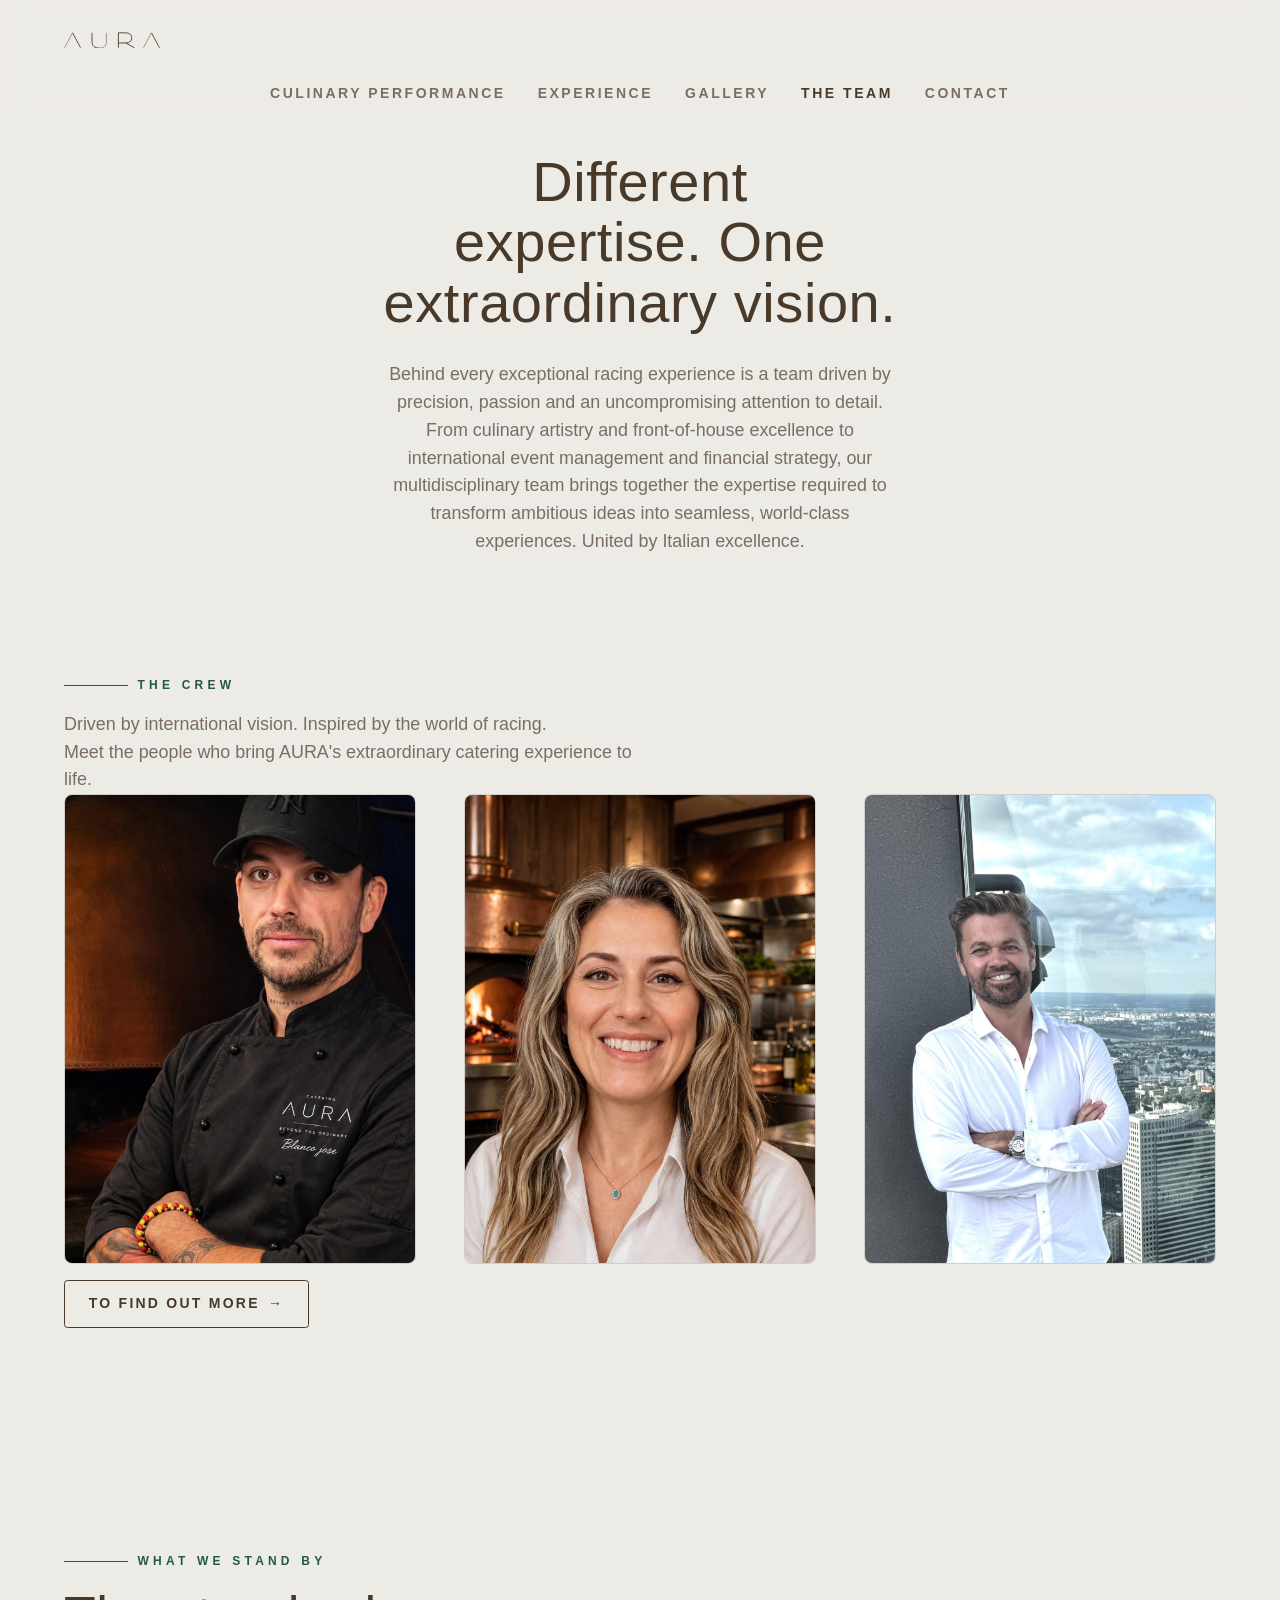
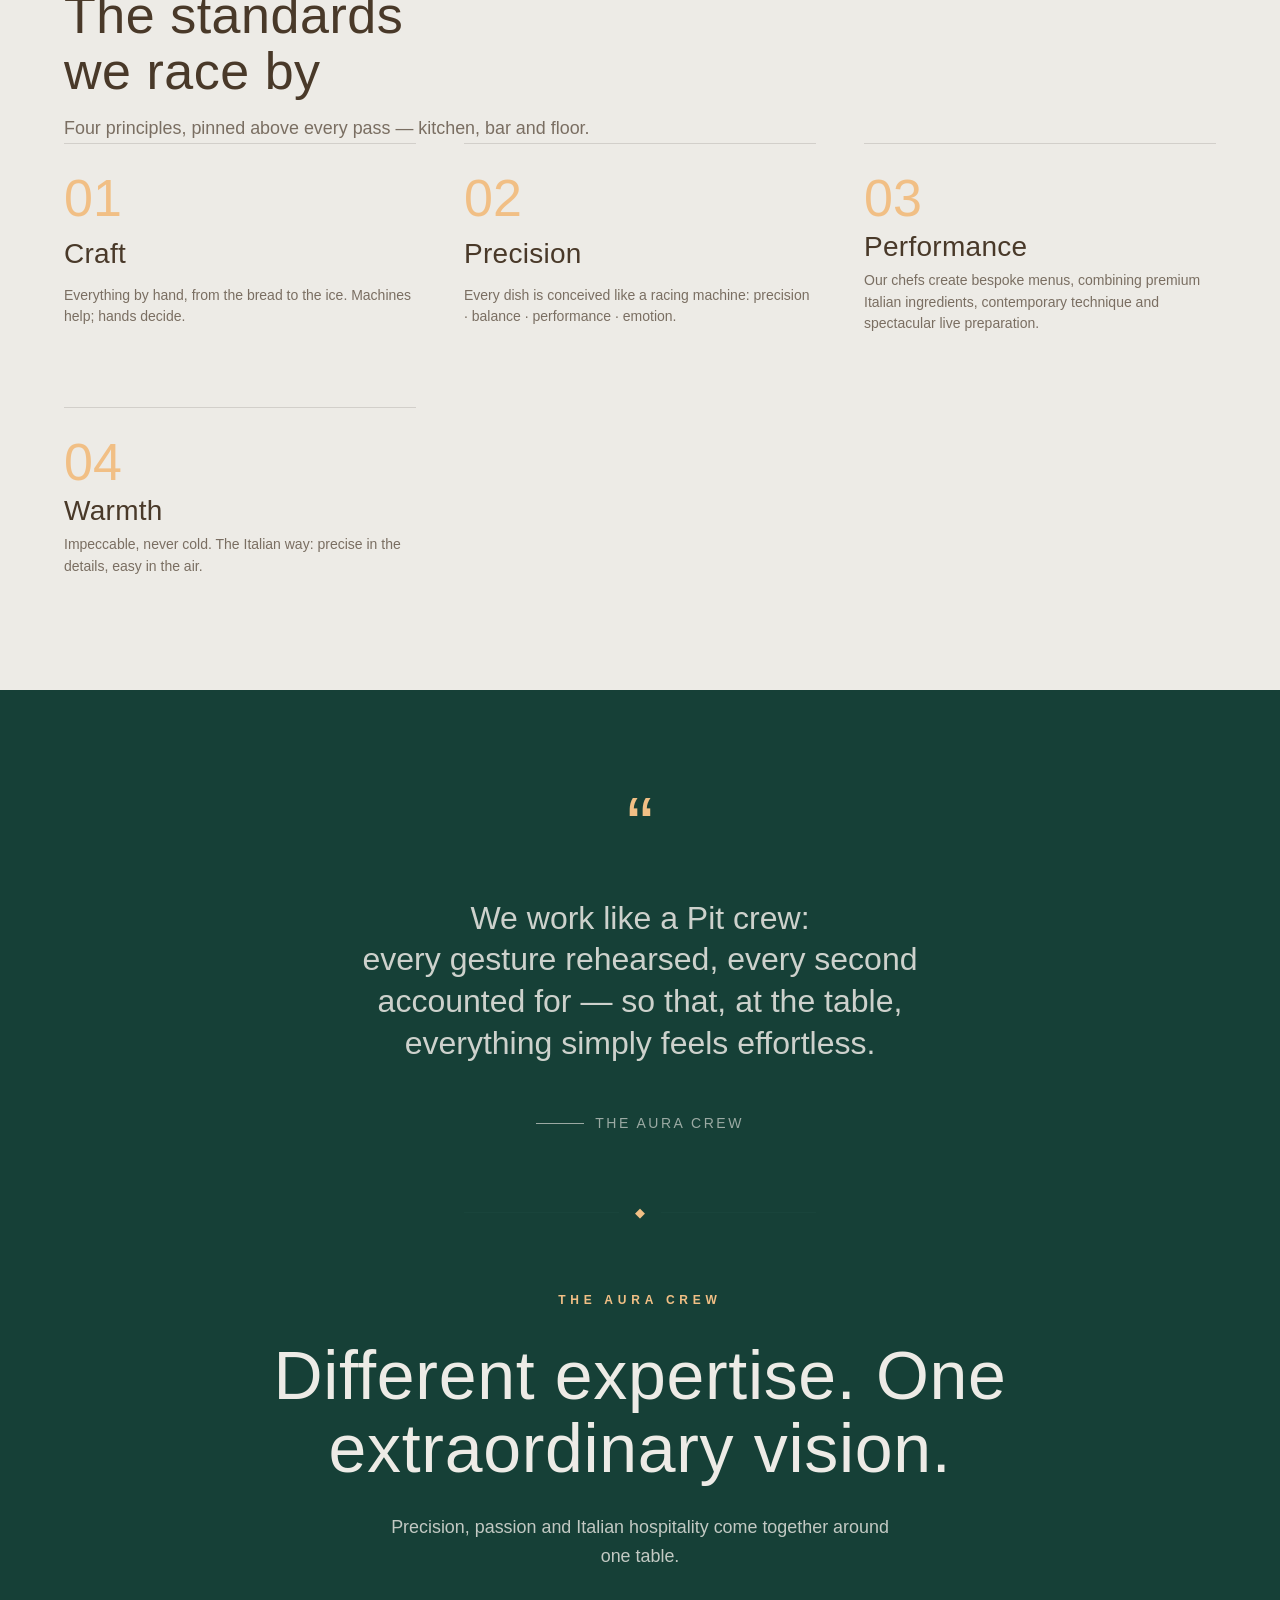
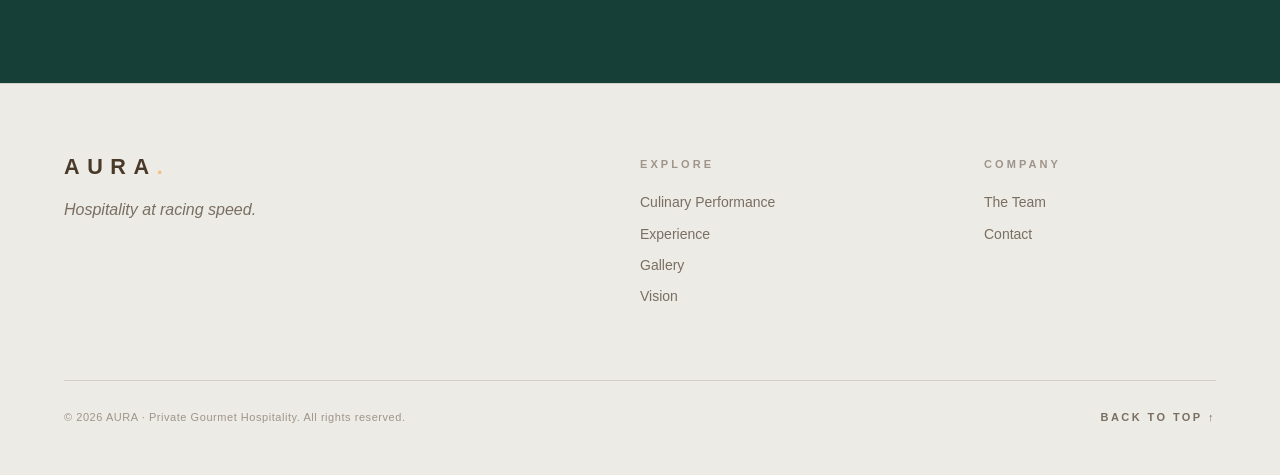
<file: team.html>
<!doctype html>
<html lang="en" class="no-js">
  <head>
    <meta charset="utf-8" />
    <meta name="viewport" content="width=device-width, initial-scale=1" />

    <title>The Team · AURA Catering — Private Motorsport Hospitality</title>
    <meta
      name="description"
      content="Meet the multidisciplinary crew behind AURA Catering: Executive Chef José Blanco, Operations &amp; Brand Director Federica Arceri, and Business Development Director Riccardo Falduto."
    />
    <meta
      name="robots"
      content="index, follow, max-image-preview:large, max-snippet:-1, max-video-preview:-1"
    />
    <meta
      http-equiv="Content-Security-Policy"
      content="default-src 'self'; script-src 'self' 'unsafe-inline' 'sha256-K1z9k0NoRK2sHAKQ2bRmqGBRaJwUbbL6bUQazKFx9kU='; style-src 'self' 'unsafe-inline' https://fonts.googleapis.com; font-src 'self' https://fonts.gstatic.com; img-src 'self' data: https://www.auracatering.it; connect-src 'self'; object-src 'none'; base-uri 'self'; form-action 'self' mailto:;"
    />
    <meta name="referrer" content="strict-origin-when-cross-origin" />
    <meta name="theme-color" content="#164037" />

    <script>
      document.documentElement.classList.replace("no-js", "js");
    </script>

    <link rel="preconnect" href="https://fonts.googleapis.com" />
    <link rel="preconnect" href="https://fonts.gstatic.com" crossorigin />
    <link
      rel="stylesheet"
      href="https://fonts.googleapis.com/css2?family=Fahkwang:wght@500;600&display=swap"
    />

    <link rel="icon" type="image/jpeg" href="assets/icons/favicon.jpg" />
    <link rel="apple-touch-icon" href="assets/icons/favicon.jpg" />

    <link rel="stylesheet" href="css/global.css" />
    <link rel="stylesheet" href="css/components.css" />
    <link rel="stylesheet" href="css/layout.css" />
    <!-- ===== SEO, social and structured data =====
       Canonical domain: www.auracatering.it; auracatering.eu should redirect here. -->
    <link rel="canonical" href="https://www.auracatering.it/team.html" />
    <meta property="og:type" content="website" />
    <meta property="og:locale" content="en_US" />
    <meta property="og:site_name" content="AURA Catering" />
    <meta
      property="og:title"
      content="The Team · AURA Catering — Private Motorsport Hospitality"
    />
    <meta
      property="og:description"
      content="Meet the multidisciplinary crew behind AURA Catering: Executive Chef José Blanco, Operations &amp; Brand Director Federica Arceri, and Business Development Director Riccardo Falduto."
    />
    <meta property="og:url" content="https://www.auracatering.it/team.html" />
    <meta
      property="og:image"
      content="https://www.auracatering.it/assets/img/hero.jpg"
    />
    <meta property="og:image:width" content="1448" />
    <meta property="og:image:height" content="1086" />
    <meta
      property="og:image:alt"
      content="The AURA Catering VIP hospitality lounge at the motorsport circuit"
    />
    <meta name="twitter:card" content="summary_large_image" />
    <meta
      name="twitter:title"
      content="The Team · AURA Catering — Private Motorsport Hospitality"
    />
    <meta
      name="twitter:description"
      content="Meet the multidisciplinary crew behind AURA Catering: Executive Chef José Blanco, Operations &amp; Brand Director Federica Arceri, and Business Development Director Riccardo Falduto."
    />
    <meta
      name="twitter:image"
      content="https://www.auracatering.it/assets/img/hero.jpg"
    />
    <meta
      name="twitter:image:alt"
      content="The AURA Catering VIP hospitality lounge at the motorsport circuit"
    />
    <script type="application/ld+json">
      {
        "@context": "https://schema.org",
        "@graph": [
          {
            "@type": ["Organization", "FoodEstablishment"],
            "@id": "https://www.auracatering.it/#organization",
            "name": "AURA Catering",
            "alternateName": "AURA",
            "url": "https://www.auracatering.it/",
            "logo": "https://www.auracatering.it/assets/icons/favicon.jpg",
            "description": "Private motorsport hospitality: fine dining, artisanal mixology and bespoke lounges inside the world of racing.",
            "member": [
              {
                "@type": "Person",
                "name": "Blanco José",
                "jobTitle": "Executive Chef",
                "url": "https://www.auracatering.it/jose.html",
                "image": "https://www.auracatering.it/assets/img/jose.jpg"
              },
              {
                "@type": "Person",
                "name": "Federica Arceri",
                "jobTitle": "Operations & Brand Director",
                "image": "https://www.auracatering.it/assets/img/fede.jpg"
              },
              {
                "@type": "Person",
                "name": "Riccardo Falduto",
                "jobTitle": "Business Development Director",
                "image": "https://www.auracatering.it/assets/img/riky.jpg"
              }
            ]
          },
          {
            "@type": "AboutPage",
            "@id": "https://www.auracatering.it/team.html#webpage",
            "url": "https://www.auracatering.it/team.html",
            "name": "The Team · AURA Catering — Private Motorsport Hospitality",
            "description": "Meet the multidisciplinary crew behind AURA Catering: Executive Chef José Blanco, Operations & Brand Director Federica Arceri, and Business Development Director Riccardo Falduto.",
            "about": {
              "@id": "https://www.auracatering.it/#organization"
            },
            "inLanguage": "en"
          },
          {
            "@type": "BreadcrumbList",
            "itemListElement": [
              {
                "@type": "ListItem",
                "position": 1,
                "name": "Home",
                "item": "https://www.auracatering.it/"
              },
              {
                "@type": "ListItem",
                "position": 2,
                "name": "The Team",
                "item": "https://www.auracatering.it/team.html"
              }
            ]
          }
        ]
      }
    </script>
  </head>
  <body id="top">
    <a class="skip-link" href="#main">Skip to content</a>

    <header class="header">
      <div class="header__inner container">
        <a class="logo logo--wordmark" href="index.html" aria-label="AURA home">
          <svg viewBox="0 0 360 62" aria-hidden="true" focusable="false">
            <path class="logo__a-left" d="M2 59 32 3" />
            <path class="logo__a-right" d="m32 3 30 56" />
            <path class="logo__u-left" d="M105 3v34c0 15 10 23 27 23" />
            <path class="logo__u-right" d="M132 60c17 0 27-8 27-23V3" />
            <path class="logo__r" d="M204 59V3h25c16 0 25 7 25 19s-9 19-25 19h-25m27 0 33 18" />
            <path class="logo__a-left" d="m298 59 30-56" />
            <path class="logo__a-right" d="m328 3 30 56" />
          </svg>
        </a>

        <button
          class="nav-toggle"
          type="button"
          aria-controls="site-nav"
          aria-expanded="false"
          aria-label="Open menu"
        >
          <span></span><span></span>
        </button>

      </div>
      <nav class="site-nav" id="site-nav" aria-label="Main">
          <ul class="site-nav__list" role="list">
            <li>
              <a class="site-nav__link" href="index.html#culinary-performance"
                >Culinary Performance</a
              >
            </li>
            <li>
              <a class="site-nav__link" href="index.html#experience"
                >Experience</a
              >
            </li>
            <li>
              <a class="site-nav__link" href="index.html#gallery">Gallery</a>
            </li>
            <li>
              <a class="site-nav__link" href="team.html" aria-current="page"
                >The Team</a
              >
            </li>
            <li><a class="site-nav__link" href="contatti.html">Contact</a></li>
          </ul>
      </nav>
    </header>

    <main id="main" tabindex="-1">
      <div class="page-hero container">
        <!-- <p class="eyebrow reveal">The Team</p> -->
        <h1 class="page-hero__title page-hero__title--team reveal reveal--d1">
          Different expertise. One extraordinary vision.
        </h1>
        <p class="page-hero__lead page-hero__lead--team reveal reveal--d2">
          Behind every exceptional racing experience is a team driven by
          precision, passion and an uncompromising attention to detail.
          <br />From culinary artistry and front-of-house excellence to
          international event management and financial strategy, our
          multidisciplinary team brings together the expertise required to
          transform ambitious ideas into seamless, world-class experiences.
          United by Italian excellence.
        </p>
      </div>

      <section class="section" id="crew">
        <div class="container">
          <div class="section-head reveal">
            <p class="eyebrow">The Crew</p>
            <h2 class="sr-only">Meet the AURA Crew</h2>
            <!-- <h2>Three crafts, one table</h2> -->
            <p class="section-head__lead">
              Driven by international vision. Inspired by the world of racing.
              <br />
              Meet the people who bring AURA's extraordinary catering
              experience to life.
            </p>
          </div>

          <div class="team-grid">
            <article class="member reveal reveal--d1">
              <div class="member__card" data-member-card>
                <div class="member__card-inner">
                  <div class="member__face member__face--front">
                    <button
                      class="member__mono"
                      type="button"
                      aria-label="Discover Jose Blanco"
                      aria-expanded="false"
                    >
                      <img
                        class="member__photo member__photo--jose"
                        src="assets/img/jose.jpg"
                        alt="Blanco José, Executive Chef at AURA Catering"
                        width="1584"
                        height="1616"
                        loading="lazy"
                        decoding="async"
                      />
                    </button>
                  </div>
                  <div class="member__face member__face--back">
                    <p class="member__role">Executive Chef</p>
                    <h3 class="member__name">JOSE' BLANCO</h3>
                    <p class="member__bio">
                      Renowned for his precision and ability to deliver fine
                      dining excellence under intense pressure, he transforms
                      every event into an unforgettable gastronomic journey
                      tailored for elite VIP hospitality.
                    </p>
                    <button class="member__back" type="button">
                      Back to photo
                    </button>
                  </div>
                </div>
              </div>
              <a class="member__profile-link btn btn--ghost" href="jose.html">
                To find out more
                <span class="arr" aria-hidden="true">→</span>
              </a>
            </article>
            <article class="member reveal reveal--d3">
              <div class="member__card" data-member-card>
                <div class="member__card-inner">
                  <div class="member__face member__face--front">
                    <button
                      class="member__mono"
                      type="button"
                      aria-label="Discover Federica Arceri"
                      aria-expanded="false"
                    >
                      <img
                        class="member__photo member__photo--fede"
                        src="assets/img/fede.jpg"
                        alt="Federica Arceri, Operations and Brand Director at AURA Catering"
                        width="1119"
                        height="2048"
                        style="object-position: 56% 75%"
                        loading="lazy"
                        decoding="async"
                      />
                    </button>
                  </div>
                  <div class="member__face member__face--back">
                    <p class="member__role">Operations & Brand Director</p>
                    <h3 class="member__name">FEDERICA ARCERI</h3>
                    <p class="member__bio">
                      Federica keeps every project running with precision, from
                      the first concept to the final service.
                    </p>
                    <button class="member__back" type="button">
                      Back to photo
                    </button>
                  </div>
                </div>
              </div>
            </article>
            <article class="member reveal reveal--d2">
              <div class="member__card" data-member-card>
                <div class="member__card-inner">
                  <div class="member__face member__face--front">
                    <button
                      class="member__mono"
                      type="button"
                      aria-label="Discover Riccardo Falduto"
                      aria-expanded="false"
                    >
                      <img
                        class="member__photo member__photo--riky"
                        src="assets/img/riky.jpg"
                        alt="Riccardo Falduto, Business Development Director at AURA Catering"
                        width="1164"
                        height="2048"
                        loading="lazy"
                        decoding="async"
                      />
                    </button>
                  </div>
                  <div class="member__face member__face--back">
                    <p class="member__role">Business Development Director</p>
                    <h3 class="member__name">RICCARDO FALDUTO</h3>
                    <p class="member__bio">
                      Armed with sharp business acumen and an international
                      vision, he builds strong strategic alliances that position
                      AURA as the premier catering partner
                    </p>
                    <button class="member__back" type="button">
                      Back to photo
                    </button>
                  </div>
                </div>
              </div>
            </article>
          </div>
        </div>
      </section>

      <section class="section" id="values">
        <div class="container">
          <div class="section-head reveal">
            <p class="eyebrow">What we stand by</p>
            <h2>The standards we race by</h2>
            <p class="section-head__lead">
              Four principles, pinned above every pass — kitchen, bar and floor.
            </p>
          </div>

          <div class="values">
            <div class="value reveal reveal--d1">
              <p class="value__num">01</p>
              <h3 class="value__title">Craft</h3>
              <p class="value__txt">
                Everything by hand, from the bread to the ice. Machines help;
                hands decide.
              </p>
            </div>

            <div class="value reveal reveal--d2">
              <p class="value__num">02</p>
              <h3 class="value__title">Precision</h3>
              <p class="value__txt">
                Every dish is conceived like a racing machine: precision ·
                balance · performance · emotion.
              </p>
            </div>

            <div class="value reveal reveal--d3">
              <p class="value__num">03</p>
              <h3 class="value__title">Performance</h3>
              <p class="value__txt">
                Our chefs create bespoke menus, combining premium Italian
                ingredients, contemporary technique and spectacular live
                preparation.
              </p>
            </div>

            <div class="value reveal reveal--d1">
              <p class="value__num">04</p>
              <h3 class="value__title">Warmth</h3>
              <p class="value__txt">
                Impeccable, never cold. The Italian way: precise in the details,
                easy in the air.
              </p>
            </div>
          </div>
        </div>
      </section>

      <section class="section section--dark closing">
        <div class="container">
          <figure class="quote reveal">
            <div class="quote__mark" aria-hidden="true">“</div>
            <blockquote class="quote__text">
              We work like a Pit crew:
              <br />every gesture rehearsed, every second accounted for — so
              that, at the table, everything simply feels effortless.
            </blockquote>
            <figcaption class="quote__cite">The AURA Crew</figcaption>
          </figure>

          <div class="divider divider--dark" aria-hidden="true">
            <span class="divider__gem">◆</span>
          </div>

          <div class="cta reveal reveal--d1">
            <p class="eyebrow">The AURA Crew</p>
            <h2 class="cta__title">
              Different expertise. One extraordinary vision.
            </h2>
            <p class="cta__sub">
              Precision, passion and Italian hospitality come together around
              one table.
            </p>
          </div>
        </div>
      </section>
    </main>

    <footer class="footer">
      <div class="container">
        <div class="footer__grid">
          <div>
            <a class="logo" href="index.html">AURA<b>.</b></a>
            <p class="footer__tagline">Hospitality at racing speed.</p>
          </div>

          <nav aria-label="Footer">
            <p class="footer__title">Explore</p>
            <ul class="footer__list" role="list">
              <li>
                <a class="footer__link" href="index.html#culinary-performance"
                  >Culinary Performance</a
                >
              </li>
              <li>
                <a class="footer__link" href="index.html#experience"
                  >Experience</a
                >
              </li>
              <li>
                <a class="footer__link" href="index.html#gallery">Gallery</a>
              </li>
              <li>
                <a class="footer__link" href="index.html#vision">Vision</a>
              </li>
            </ul>
          </nav>

          <div>
            <p class="footer__title">Company</p>
            <ul class="footer__list" role="list">
              <li>
                <a class="footer__link" href="team.html" aria-current="page"
                  >The Team</a
                >
              </li>
              <li><a class="footer__link" href="contatti.html">Contact</a></li>
            </ul>
          </div>
        </div>

        <div class="footer__bottom">
          <p class="footer__legal">
            © <span id="year">2026</span> AURA · Private Gourmet Hospitality.
            All rights reserved.
          </p>
          <a class="back-top" href="#top">
            Back to top <span class="back-top__arr" aria-hidden="true">↑</span>
          </a>
        </div>
      </div>
    </footer>

    <script src="js/main.js" defer></script>
  </body>
</html>
</file>
<file: css/global.css>
/* ==========================================================================
   AURA — Private Motorsport Hospitality
   global.css · Fondazioni: design tokens, reset, base, utilities
   Filosofia: mobile-first, unità relative (% vw em rem clamp), zero pixel
   fissi nel layout. Gli unici px sono hairline tipografici da 1px.
   ========================================================================== */

/* --------------------------------------------------------------------------
   1 · DESIGN TOKENS — il cuore del sistema. Cambi un valore qui,
       cambia su tutto il sito. Tutto relativo, tutto fluido.
   -------------------------------------------------------------------------- */
:root {

  /* — Colori · DNA ereditato dalla palette originale del cliente — */
  --crema:        #EDEBE6;   /* base, respiro */
  --crema-chiara: #F4F2EE;   /* superfici (card, campi) */
  --crema-bordo:  #D2CFCA;   /* hairline di separazione */
  --marrone:      #493929;   /* testo principale */
  --marrone-70:   rgba(73, 57, 41, .70);  /* testo secondario */
  --marrone-40:   rgba(73, 57, 41, .40);  /* placeholder, bordi tenui */
  --marrone-15:   rgba(73, 57, 41, .15);  /* ombre, chip */
  --verde:        #24584E;   /* azione, brand */
  --verde-scuro:  #164037;   /* sezioni immersive */
  --verde-20:     rgba(36, 88, 78, .20);
  --oro:          #F1BF85;   /* dettaglio lusso, usato con parsimonia */
  --oro-scuro:    #D9A468;   /* hover dell'oro */
  --taupe:        #9E948A;   /* testo "quieto" (footer, meta) */
  --bianco-soft:  #FBFAF8;
  --errore:       #A33B2E;   /* sobrio, in famiglia col marrone */

  /* — Tipografia —
     Display: Fahkwang (scaricata via <link> negli HTML, 1 sola richiesta).
     Body: stack di sistema → 0 KB, 0 richiesta, rendering immediato. */
  --font-display: "Fahkwang", "Helvetica Neue", Arial, sans-serif;
  --font-body: -apple-system, BlinkMacSystemFont, "Segoe UI",
               "Helvetica Neue", Arial, sans-serif;

  /* — Scala tipografica fluida: cresce da mobile a desktop in un colpo solo,
         senza breakpoint. clamp(min, preferita, max) — mai px assoluti. */
  --fs-display: clamp(2.75rem, 9vw,   7rem);      /* hero claim */
  --fs-h1:      clamp(2.25rem, 6vw,   4.5rem);    /* titoli pagina */
  --fs-h2:      clamp(1.9rem,  4.5vw, 3.25rem);   /* titoli sezione */
  --fs-h3:      clamp(1.35rem, 2.5vw, 1.75rem);
  --fs-body-l:  clamp(1.05rem, 1.4vw, 1.25rem);   /* lead / manifesto */
  --fs-body:    1rem;
  --fs-small:   .875rem;
  --fs-eyebrow: .75rem;
  --fs-micro:   .6875rem;

  /* — Ritmo verticale: spaziatura che respira col viewport */
  --sp-3xs: .25rem;
  --sp-2xs: .5rem;
  --sp-xs:  clamp(.75rem,  1.5vw, 1rem);
  --sp-s:   clamp(1.25rem, 2.5vw, 1.75rem);
  --sp-m:   clamp(2rem,    4vw,   3rem);
  --sp-l:   clamp(3rem,    6vw,   4.5rem);
  --sp-xl:  clamp(4.5rem,  9vw,   7rem);

  /* — Layout */
  --container: 90rem;                 /* max 1440: oltre, il testo ringrazia */
  --gutter:    clamp(1.25rem, 5vw, 4rem);   /* margine laterale fluido */
  --radius-s:  .25em;                 /* in em: scala col testo */
  --radius-m:  .5em;

  /* — Moto: stesse curve ovunque = sito che sembra "un pezzo solo" */
  --ease-out:  cubic-bezier(.22, 1, .36, 1);
  --ease-inout: cubic-bezier(.65, 0, .35, 1);
  --t-fast: .18s;
  --t-med:  .3s;
  --t-slow: .5s;

  /* — Layer e misure condivise (usate da layout.css, fase 2) */
  --z-header: 100;
  --z-overlay: 200;
  --header-h: clamp(3.5rem, 9vw, 5rem);
}

/* --------------------------------------------------------------------------
   2 · RESET — minimale e moderno
   -------------------------------------------------------------------------- */
*, *::before, *::after { box-sizing: border-box; }
* { margin: 0; }

html {
  -webkit-text-size-adjust: 100%;
  scroll-behavior: smooth;           /* anchor: si arriva dolcemente */
}

body {
  font-family: var(--font-body);
  font-size: var(--fs-body);
  line-height: 1.6;
  color: var(--marrone);
  background: var(--crema);
  min-height: 100svh;                /* svh: l'altezza VERA del mobile      */
  overflow-x: clip;                  /* niente scroll orizzontale fantasma  */
  -webkit-font-smoothing: antialiased;
  text-rendering: optimizeLegibility;
}

img, svg, video { display: block; max-width: 100%; height: auto; }
input, button, textarea, select { font: inherit; color: inherit; }
button { background: none; border: 0; padding: 0; cursor: pointer; }
ul[role="list"], ol[role="list"] { list-style: none; padding: 0; }
a { color: inherit; }

/* Anchor: atterra sotto l'header fisso, non sotto di lui */
:target { scroll-margin-top: calc(var(--header-h) + 1rem); }

/* --------------------------------------------------------------------------
   3 · TIPOGRAFIA BASE
   -------------------------------------------------------------------------- */
h1, h2, h3, h4, h5, h6 {
  font-family: var(--font-display);
  font-weight: 500;
  line-height: 1.08;
  letter-spacing: .01em;
  text-wrap: balance;                /* titoli sempre eleganti, se supportato */
}
h1 { font-size: var(--fs-h1); }
h2 { font-size: var(--fs-h2); }
h3 { font-size: var(--fs-h3); }
h4 { font-size: var(--fs-body-l); }

p { max-width: 65ch; }               /* ch = relativo alla larghezza dello 0:
                                        righe sempre leggibili su qualunque schermo */
strong { font-weight: 700; }
em { font-style: italic; }

::selection { background: var(--verde); color: var(--crema); }

/* Focus visibile ma elegante — accessibilità non negoziabile */
:focus-visible {
  outline: 2px solid var(--verde);
  outline-offset: 3px;
  border-radius: 2px;
}

/* --------------------------------------------------------------------------
   4 · UTILITIES
   -------------------------------------------------------------------------- */

/* Contenitore: 100% meno due gutter → sempre percentuale pura.
   Il max-width ferma gli ultrawide senza toccare il flusso. */
.container {
  width: min(100% - (2 * var(--gutter)), var(--container));
  margin-inline: auto;
}

/* Testo solo per screen reader (skip link, aria) */
.sr-only {
  position: absolute;
  width: 1px; height: 1px;
  margin: -1px; padding: 0;
  overflow: hidden;
  clip-path: inset(50%);
  white-space: nowrap;
  border: 0;
}

/* "Passa al contenuto" — primo tab della pagina */
.skip-link {
  position: fixed;
  top: 1rem; left: 1rem;
  z-index: var(--z-overlay);
  padding: .7em 1.2em;
  background: var(--verde);
  color: var(--crema);
  border-radius: var(--radius-s);
  font-size: var(--fs-small);
  font-weight: 600;
  transform: translateY(-200%);      /* fuori schermo finché non è attivo */
  transition: transform var(--t-fast) var(--ease-out);
}
.skip-link:focus-visible { transform: none; }

/* --------------------------------------------------------------------------
   5 · SCROLLBAR sobria (solo desktop, solo WebKit) — tocco di marca
   -------------------------------------------------------------------------- */
@media (pointer: fine) {
  ::-webkit-scrollbar { width: .75rem; }
  ::-webkit-scrollbar-track { background: var(--crema); }
  ::-webkit-scrollbar-thumb {
    background: var(--taupe);
    border: 3px solid var(--crema);
    border-radius: 1rem;
  }
}

/* --------------------------------------------------------------------------
   6 · ACCESSIBILITÀ · prefers-reduced-motion
   Chi lo chiede, riceve un sito fermo: tutto si spegne in 3 righe.
   -------------------------------------------------------------------------- */
@media (prefers-reduced-motion: reduce) {
  html { scroll-behavior: auto; }
  *, *::before, *::after {
    animation-duration: .01ms !important;
    animation-iteration-count: 1 !important;
    transition-duration: .01ms !important;
  }
}
</file>
<file: css/components.css>
/* ==========================================================================
   AURA — components.css
   Pezzi riutilizzabili: bottoni, logo, eyebrow, figure, card, marquee,
   quote, divider, chip, campi form. Ignara della pagina che la usa.
   ========================================================================== */

/* --------------------------------------------------------------------------
   1 · LOGO — wordmark puro, zero immagini: pesa 0 KB.
       "A U R A" spaziato + punto oro. Tipografia come identità.
   -------------------------------------------------------------------------- */
.logo {
  font-family: var(--font-display);
  font-weight: 600;
  font-size: clamp(1.05rem, 2.2vw, 1.35rem);
  letter-spacing: .35em;             /* il lusso è nel respiro */
  text-transform: uppercase;
  text-decoration: none;
  line-height: 1;
  display: inline-block;
}
.logo b { color: var(--oro); font-weight: 600; }        /* il punto finale */
.logo--inv { color: var(--crema); }                     /* su fondo scuro */
.header .logo--wordmark {
  width: clamp(4.5rem, 8vw, 6rem);
  color: var(--marrone);
  letter-spacing: 0;
}
.logo--wordmark svg {
  display: block;
  width: 100%;
  height: auto;
}
.logo__a-left,
.logo__a-right,
.logo__u-left,
.logo__u-right,
.logo__r {
  fill: none;
  stroke: currentColor;
  stroke-linecap: butt;
  stroke-linejoin: round;
}
.logo__a-left { stroke-width: 1.8; }
.logo__a-right { stroke-width: 3.2; }
.logo__u-left { stroke-width: 3.2; }
.logo__u-right { stroke-width: 1.8; }
.logo__r { stroke-width: 3.3; }

@media (max-width: 39.99em) {
  .header .logo {
    font-size: clamp(.8rem, 3.5vw, 1rem);
    letter-spacing: .28em;
  }
  .header .logo--wordmark { width: 4.5rem; }
}

/* --------------------------------------------------------------------------
   2 · BUTTONS — min-height 3rem = 48px: tap target comodo su telefono.
       Tre anime: solid (verde), gold (oro, CTA finale), ghost (bordo).
   -------------------------------------------------------------------------- */
.btn {
  display: inline-flex;
  align-items: center;
  gap: .6em;
  min-height: 3rem;                        /* 48px — dito felice */
  padding: .75em 1.7em;
  font-size: var(--fs-small);
  font-weight: 600;
  letter-spacing: .16em;
  text-transform: uppercase;
  text-decoration: none;
  border-radius: var(--radius-s);
  transition: background var(--t-med) var(--ease-out),
              color var(--t-med) var(--ease-out),
              border-color var(--t-med) var(--ease-out);
}

/* Freccia ↗ che "scivola" in avanti: micro-emozione da 2 righe */
.btn .arr { transition: transform var(--t-med) var(--ease-out); }
.btn:hover .arr,
.btn:focus-visible .arr { transform: translate(15%, -15%); }

/* — Varianti — */
.btn--solid {
  background: var(--verde);
  color: var(--crema);
}
.btn--solid:hover { background: var(--verde-scuro); }

.btn--gold {
  background: var(--oro);
  color: var(--marrone);
}
.btn--gold:hover { background: var(--oro-scuro); }

.btn--ghost {
  border: 1px solid currentColor;          /* hairline tipografico */
  color: var(--marrone);
  background: transparent;
}
.btn--ghost:hover,
.btn--ghost:focus-visible {
  background: var(--marrone);
  color: var(--crema);
}

/* Ghost invertito per sezioni scure / foto */
.btn--ghost-inv {
  border: 1px solid currentColor;
  color: var(--crema);
  background: transparent;
}
.btn--ghost-inv:hover,
.btn--ghost-inv:focus-visible {
  background: var(--oro);
  border-color: var(--oro);
  color: var(--marrone);
}

/* --------------------------------------------------------------------------
   3 · EYEBROW — etichetta di sezione. Linea + parola.
   -------------------------------------------------------------------------- */
.eyebrow {
  display: inline-flex;
  align-items: center;
  gap: .8em;
  font-size: var(--fs-eyebrow);
  font-weight: 600;
  letter-spacing: .35em;
  text-transform: uppercase;
  color: var(--verde);
}
.eyebrow::before {
  content: "";
  inline-size: clamp(2rem, 6vw, 4rem);    /* la linea cresce col viewport */
  height: 1px;
  background: currentColor;
  flex: none;
}
.eyebrow--gold { color: var(--oro); }     /* versione per fondi scuri */

/* --------------------------------------------------------------------------
   4 · FIGURE — ogni immagine ha una forma dichiarata.
       aspect-ratio = zero salto di layout (CLS 0) mentre carica.
   -------------------------------------------------------------------------- */
.figure {
  position: relative;
  overflow: hidden;
  border-radius: var(--radius-m);
  background: var(--crema-bordo);         /* placeholder mentre l'img arriva */
}
.figure img {
  width: 100%;
  height: 100%;
  object-fit: cover;
}
.figure--portrait { aspect-ratio: 3 / 4; }
.figure--square   { aspect-ratio: 1; }
.figure--wide     { aspect-ratio: 16 / 10; }
.figure--hero     { aspect-ratio: 4 / 5; }  /* su mobile il hero resta alto */
@media (min-width: 48em) { .figure--hero { aspect-ratio: 16 / 9; } }

/* --------------------------------------------------------------------------
   5 · CARD — i 3 pilastri (Environment · Culinary · Mixology).
       Tutta la card è cliccabile: immagine, titolo e caption d'accordo.
   -------------------------------------------------------------------------- */
.card {
  display: grid;
  gap: var(--sp-s);
  justify-items: start;
}
.card__content { display: grid; gap: inherit; width: 100%; }

.card__fig { overflow: hidden; border-radius: var(--radius-m); }
.card__fig img {
  width: 100%; height: 100%;
  object-fit: cover;
  transform: scale(1.001);               /* evita il bordo sfumato in scale() */
  transition: transform .6s var(--ease-out);
  will-change: transform;
}

/* Didascalia: numero d'ordine + titolo + tagline — la voce del brand */
.card__cap { display: grid; gap: var(--sp-3xs); }
.card__num {
  font-size: var(--fs-micro);
  font-weight: 600;
  letter-spacing: .3em;
  color: var(--taupe);
}
.card__title {
  font-family: var(--font-display);
  font-size: var(--fs-h3);
  line-height: 1.15;
}
.card__tag {
  font-size: var(--fs-small);
  color: var(--marrone-70);
  font-style: italic;
}

/* --------------------------------------------------------------------------
   6 · MARQUEE — la banda in scorrimento. Due grupi identici,
       translateX(-50%) = loop matematicamente perfetto, zero JS.
   -------------------------------------------------------------------------- */
.marquee {
  overflow: hidden;
  user-select: none;
}
.marquee__track {
  display: flex;
  width: max-content;
  animation: marquee 30s linear infinite;
}
.marquee__group {
  display: flex;
  align-items: center;
  gap: clamp(1.5rem, 4vw, 3rem);
  padding-inline: clamp(.75rem, 2vw, 1.5rem);
  white-space: nowrap;
}
.marquee__txt {
  font-family: var(--font-display);
  font-weight: 500;
  font-size: clamp(1.5rem, 4vw, 3rem);
  line-height: 1.1;
}
.marquee__sep { color: var(--oro); font-size: .55em; transform: translateY(-.1em); }

.marquee:hover .marquee__track { animation-play-state: paused; }  /* cortesia */
@keyframes marquee { to { transform: translateX(-50%); } }

/* --------------------------------------------------------------------------
   7 · QUOTE — la citazione del fondatore. Grande, con firma.
   -------------------------------------------------------------------------- */
.quote { display: grid; gap: var(--sp-m); justify-items: start; }
.quote__mark {
  font-family: var(--font-display);
  font-size: clamp(3rem, 8vw, 5rem);
  line-height: .6;                       /* la virgoletta "poggia" sul testo */
  color: var(--oro);
}
.quote__text {
  font-family: var(--font-display);
  font-weight: 500;
  font-size: clamp(1.4rem, 3.2vw, 2.4rem);
  line-height: 1.3;
  text-wrap: balance;
  max-width: 30ch;                       /* le citazioni respirano strette */
}
.quote__cite {
  display: inline-flex;
  align-items: center;
  gap: .8em;
  font-size: var(--fs-small);
  font-style: normal;
  letter-spacing: .18em;
  text-transform: uppercase;
  color: var(--taupe);
}
.quote__cite::before {
  content: "";
  inline-size: clamp(1.5rem, 4vw, 3rem);
  height: 1px;
  background: currentColor;
}

/* --------------------------------------------------------------------------
   8 · DIVIDER — linea + diamante ◆ + linea. Separatore di capitolo.
   -------------------------------------------------------------------------- */
.divider {
  display: flex;
  align-items: center;
  gap: 1em;
}
.divider::before,
.divider::after {
  content: "";
  flex: 1;
  height: 1px;
  background: var(--crema-bordo);
}
.divider__gem { color: var(--oro); font-size: .8em; line-height: 1; }
.divider--dark::before, .divider--dark::after { background: var(--verde-20); }

/* --------------------------------------------------------------------------
   9 · CHIP — etichetta pill (categoria corso, meta galleria, footer)
   -------------------------------------------------------------------------- */
.chip {
  display: inline-block;
  padding: .45em 1.1em;
  border: 1px solid var(--marrone-15);
  border-radius: 999px;                  /* in em: pill perfetta a ogni scala */
  font-size: var(--fs-micro);
  font-weight: 600;
  letter-spacing: .18em;
  text-transform: uppercase;
  color: var(--marrone-70);
}
.chip--on-dark { border-color: var(--verde-20); color: var(--crema); }

/* --------------------------------------------------------------------------
   10 · CAMPI FORM — stile "modulo d'invito": etichetta sopra,
        solo hairline sotto. Il lusso è il silenzio.
   -------------------------------------------------------------------------- */
.field { display: grid; gap: .45rem; }
.field__label {
  font-size: var(--fs-micro);
  font-weight: 600;
  letter-spacing: .22em;
  text-transform: uppercase;
  color: var(--taupe);
}
.field__input,
.field__textarea {
  width: 100%;
  background: transparent;
  border: 0;
  border-bottom: 1px solid var(--marrone-40);
  border-radius: 0;                       /* niente glow nativo iOS */
  padding: .65em 0;
  color: var(--marrone);
  transition: border-color var(--t-med) var(--ease-out);
  -webkit-appearance: none;
  appearance: none;
}
.field__input::placeholder,
.field__textarea::placeholder { color: var(--marrone-40); }
.field__input:hover,
.field__textarea:hover { border-color: var(--marrone); }
.field__input:focus-visible,
.field__textarea:focus-visible {
  outline: none;                          /* il focus è la linea stessa */
  border-color: var(--verde);
  border-bottom-width: 2px;               /* spessore = enfasi, non alone */
}
.field__textarea { min-height: 8em; resize: vertical; }

/* Stato errore — sobrio, spiegato a parole sotto il campo */
.field--error .field__input,
.field--error .field__textarea { border-color: var(--errore); }
.field__msg {
  display: none;
  font-size: var(--fs-micro);
  letter-spacing: .05em;
  color: var(--errore);
}
.field--error .field__msg { display: block; }
</file>
<file: css/layout.css>
/* ==========================================================================
   AURA — Private Motorsport Hospitality
   layout.css · Struttura: header, nav, hero, sezioni, galleria, footer,
   pagine interne (team, contatti), sistema reveal.
   --------------------------------------------------------------------------
   Breakpoint (em, non px: seguono le preferenze utente):
     sm  40em  (~640px)  · form 2 col, team 2 col
     md  48em  (~768px)  · hero 16/9
     lg  56em  (~900px)  · nav desktop, scompare hamburger
     xl  64em  (~1024px) · split, pillars 3 col, galleria masonry
   Mobile-first: il base È il telefono. Il desktop è un arricchimento.
   ========================================================================== */

/* --------------------------------------------------------------------------
   0 · REVEAL — animazioni d'ingresso. Regola d'oro: senza JS tutto
       resta VISIBLE. Solo html.js lo nasconde in attesa dell'observer.
   -------------------------------------------------------------------------- */
html.js .reveal {
  opacity: 0;
  translate: 0 1.75rem;
  transition: opacity .7s var(--ease-out),
              translate .7s var(--ease-out);
  transition-delay: var(--reveal-delay, 0s);
}
html.js .reveal.is-inview { opacity: 1; translate: 0 0; }
html.js .reveal--fade { translate: none; }        /* variante: solo dissolvenza */

.reveal--d1 { --reveal-delay: .10s; }             /* ritardi a cascata */
.reveal--d2 { --reveal-delay: .20s; }
.reveal--d3 { --reveal-delay: .30s; }

/* --------------------------------------------------------------------------
   1 · HEADER — fisso, trasparente in cima; "glass" dopo lo scroll.
       Il bordo nasce TRASPARENTE e si colora: zero salto di layout (CLS 0).
   -------------------------------------------------------------------------- */
.header {
  position: fixed;
  inset-block-start: 0;
  inset-inline: 0;
  z-index: var(--z-header);
  border-block-end: 1px solid transparent;       /* occupa lo spazio da subito */
  transition: background var(--t-med) var(--ease-out),
              border-color var(--t-med) var(--ease-out);
}
.header.is-scrolled {
  background: rgba(237, 235, 230, .90);          /* #EDEBE6 al 90%: letterale,
                                                   prevedibile su ogni browser */
  -webkit-backdrop-filter: blur(14px);
  backdrop-filter: blur(14px);
  border-block-end-color: var(--crema-bordo);
}
.home .header:not(.is-scrolled) .logo--wordmark { color: var(--crema); }
body.menu-open .header .logo--wordmark { color: var(--marrone); }

.header__inner {
  position: relative;
  z-index: 2;
  display: flex;
  align-items: center;
  gap: var(--sp-s);
  min-height: var(--header-h);
}

/* CTA desktop: compatta, non ruba spazio */
.header .btn { min-height: 2.5rem; padding: .5em 1.2em; font-size: var(--fs-micro); }
.header__cta { display: none; }

/* --------------------------------------------------------------------------
   2 · NAV — menu a tendina su telefoni e tablet; link in riga su desktop.
   -------------------------------------------------------------------------- */
.nav-toggle {
  margin-inline-start: auto;                     /* spinge a destra al posto della nav */
  display: inline-grid;
  justify-items: center;
  gap: .4em;
  padding: .9em;                                 /* tap target generoso */
}
.nav-toggle span {
  width: 1.6em;
  height: 2px;
  border-radius: 2px;
  background: var(--marrone);
  transition: transform var(--t-med) var(--ease-out),
              background var(--t-med) var(--ease-out);
}

.site-nav {
  position: absolute;
  inset-block-start: 100%;
  inset-inline: 0;
  z-index: 1;
  display: grid;
  align-content: center;
  overflow: hidden;
  height: clamp(22rem, 68svh, 36rem);
  max-height: calc(100svh - var(--header-h));
  padding-block: var(--sp-s);
  padding-inline: var(--gutter);
  background: var(--crema);
  border-block-end: 1px solid var(--crema-bordo);
  box-shadow: 0 1rem 2rem rgba(73, 57, 41, .12);
  visibility: hidden;
  opacity: 0;
  translate: 0 -0.5rem;
  transition: opacity var(--t-slow) var(--ease-out),
              translate var(--t-slow) var(--ease-out),
              visibility var(--t-slow);
}
.site-nav.is-open { visibility: visible; opacity: 1; translate: 0 0; }

.site-nav__list {
  display: grid;
  width: min(100%, var(--container));
  margin-inline: auto;
  gap: 0;
}
.site-nav__link {
  display: block;
  padding-block: clamp(.6rem, 1.8vh, 1rem);
  font-family: var(--font-display);
  font-weight: 500;
  font-size: clamp(1.4rem, 5vw, 2.1rem);
  line-height: 1.2;
  color: var(--marrone);
  text-decoration: none;
  border-block-end: 1px solid var(--crema-bordo);
  transition: color var(--t-fast);
}
.site-nav__link:hover,
.site-nav__link:focus-visible { color: var(--verde); }
.site-nav__link:focus-visible { outline-color: var(--verde); }

.site-nav__cta {
  justify-self: start;
  margin-block-start: var(--sp-m);
  border-color: var(--marrone-40);
  color: var(--marrone);
}

/* Menu aperto: header e pannello crema restano separati e leggibili. */
body.menu-open { overflow: hidden; }             /* blocco lo scroll della pagina */
body.menu-open .logo,
body.menu-open .logo b { color: var(--marrone); }
body.menu-open .nav-toggle span { background: var(--marrone); }
body.menu-open .header {
  background: var(--crema);
  border-block-end-color: var(--crema-bordo);
}
/* ^ quest'ordine conta: vince sul .is-scrolled a parità di specificità */

/* Hamburger → X */
.nav-toggle.is-open span:nth-child(1) { transform: translateY(.26em) rotate(45deg); }
.nav-toggle.is-open span:nth-child(2) { transform: translateY(-.26em) rotate(-45deg); }

/* --- 2b · NAV DESKTOP (≥72em): la tendina diventa una riga quieta -------- */
@media (min-width: 72em) {
  .nav-toggle,
  .site-nav__cta { display: none; }
  .header__cta { display: inline-flex; }

  .site-nav {
    position: static;
    z-index: auto;
    display: block;
    height: auto;
    max-height: none;
    margin-inline: 0;
    padding: 0;
    border: 0;
    box-shadow: none;
    background: none;
    -webkit-backdrop-filter: none;
    backdrop-filter: none;
    visibility: visible;
    opacity: 1;
    translate: none;
  }
  .site-nav__list {
    display: flex;
    width: min(100%, var(--container));
    margin-inline: auto;
    flex-wrap: wrap;
    justify-content: center;
    gap: clamp(1rem, 2.5vw, 2.25rem);
  }
  .site-nav__link {
    display: inline;
    padding: 0;
    font-family: var(--font-body);
    font-weight: 600;
    font-size: var(--fs-small);
    letter-spacing: .18em;
    text-transform: uppercase;
    color: var(--marrone-70);
    border: 0;
    transition: color var(--t-fast);
  }
  /* Sottolineatura oro che cresce da sinistra */
  .site-nav__link { position: relative; }
  .site-nav__link::after {
    content: "";
    position: absolute;
    inset-block-end: -.4em;
    inset-inline: 0;
    height: 1px;
    background: var(--oro);
    transform: scaleX(0);
    transform-origin: left;
    transition: transform var(--t-med) var(--ease-out);
  }
  .site-nav__link:hover,
  .site-nav__link:focus-visible { color: var(--marrone); }
  .site-nav__link:hover::after,
  .site-nav__link:focus-visible::after { transform: scaleX(1); }
  .site-nav__link[aria-current="page"] { color: var(--marrone); }
  .site-nav__link[aria-current="page"]::after { transform: scaleX(1); }
}

/* --------------------------------------------------------------------------
   3 · HERO — immagine a schermo intero, senza testo o CTA. 100svh = altezza
       reale della viewport mobile.
   -------------------------------------------------------------------------- */
.hero {
  position: relative;
  display: grid;
  align-content: end;
  min-height: 100vh;                             /* fallback: browser vecchi */
  min-height: 100svh;                            /* quella giusta su mobile */
  overflow: hidden;
  background: #000;
}
.hero__img {
  position: absolute;
  inset: 0;
  width: 100%;
  height: 100%;
  object-fit: cover;
}
@media (max-width: 39.99em) {
  .hero__img { object-fit: contain; }
}
/* Invito allo scroll, in basso a destra */
.hero__cue {
  position: absolute;
  z-index: 1;
  inset-block-end: clamp(1.25rem, 4vh, 2.5rem);
  inset-inline-end: var(--gutter);
  display: grid;
  justify-items: center;
  gap: .5rem;
  color: var(--crema);
}
.hero__cue-txt {
  font-size: var(--fs-micro);
  font-weight: 600;
  letter-spacing: .3em;
  text-transform: uppercase;
  writing-mode: vertical-rl;                    /* verticale: gesto editoriale */
}
.hero__cue-line {
  width: 1px;
  height: clamp(2.5rem, 7vh, 4.5rem);
  background: linear-gradient(to bottom, var(--crema), transparent);
}
@media (prefers-reduced-motion: no-preference) {
  .hero__cue-line { animation: cuePulse 2.6s var(--ease-inout) infinite; }
  @keyframes cuePulse { 0%, 100% { opacity: .35; } 50% { opacity: 1; } }
}

/* Respiro d'ingresso della foto: once, poi basta (rispetto la batteria) */
@media (prefers-reduced-motion: no-preference) {
  .hero__img { animation: heroIn 1.4s var(--ease-out) both; }
  @keyframes heroIn { from { transform: scale(1.06); } to { transform: scale(1); } }
}

/* --------------------------------------------------------------------------
   4 · PAGE HERO — apertura delle pagine interne (team, contatti).
       Tipografica: zero immagini = carico istantaneo.
   -------------------------------------------------------------------------- */
.page-hero {
  display: grid;
  gap: var(--sp-s);
  padding-block: calc(var(--header-h) + var(--sp-l)) var(--sp-l);
}
.page-hero__title { max-width: 18ch; }
.page-hero__title--team {
  margin-inline: auto;
  text-align: center;
  font-size: clamp(2rem, 4.5vw, 3.5rem);
}
.page-hero__lead--team {
  max-width: 65ch;
  margin-inline: auto;
  text-align: center;
  text-wrap: balance;
  hyphens: none;
  word-break: normal;
  overflow-wrap: normal;
}
.page-hero__lead {
  font-size: var(--fs-body-l);
  line-height: 1.55;
  color: var(--marrone-70);
  max-width: 52ch;
}

/* --------------------------------------------------------------------------
   5 · SEZIONI — base, varianti, testi guida
   -------------------------------------------------------------------------- */
.section { padding-block: var(--sp-xl); }
.section--tight { padding-block: var(--sp-l); }
.section--culinary { padding-top: var(--sp-s); }
#crew { padding-top: var(--sp-m); }

.section--dark {
  background: var(--verde-scuro);
  color: rgba(237, 235, 230, .85);
}
/* Riconversione dei componenti su fondo scuro — in un colpo solo */
.section--dark :where(h2, h3, h4) { color: var(--crema); }
.section--dark .eyebrow { color: var(--oro); }
.section--dark .quote__cite { color: rgba(237, 235, 230, .62); }
.section--dark .chip { border-color: rgba(237, 235, 230, .22); color: rgba(237, 235, 230, .78); }
.section--dark .figure { background: rgba(237, 235, 230, .08); }
.section--dark .card__tag,
.section--dark .section-head__lead { color: rgba(237, 235, 230, .78); }

/* Testata di sezione */
.section-head { display: grid; gap: var(--sp-xs); max-width: 64ch; }
.section-head__lead {
  font-size: var(--fs-body-l);
  line-height: 1.55;
  color: var(--marrone-70);
}

/* Lead display: la frase-manifesto in font display */
.lead {
  font-family: var(--font-display);
  font-weight: 500;
  font-size: var(--fs-body-l);
  line-height: 1.45;
}

/* Banda marquee: cornice hairline, respiro verticale */
.band {
  padding-block: var(--sp-m);
  border-block: 1px solid var(--crema-bordo);
  background: var(--crema-chiara);
}

/* --------------------------------------------------------------------------
   6 · SPLIT — due colonne editoriali. La colonna di testo si imposta
       per contesto con --split-cols; l'aside può restare appiccicata.
   -------------------------------------------------------------------------- */
.split { display: grid; gap: var(--sp-m); }
.split--culinary h2 { font-size: clamp(1.65rem, 3.5vw, 2.6rem); }
@media (min-width: 64em) {
  .split {
    grid-template-columns: var(--split-cols, 5fr 7fr);
    gap: var(--sp-l) var(--sp-xl);
    align-items: start;
  }
  .split__aside {
    position: sticky;
    top: calc(var(--header-h) + var(--sp-m));    /* la testata ti accompagna */
  }
}

/* --------------------------------------------------------------------------
   7 · MANIFESTO — 5/7 : aside = testata, main = lead + paragrafi
   -------------------------------------------------------------------------- */
.manifesto { --split-cols: 5fr 7fr; }
.manifesto__body { display: grid; gap: var(--sp-s); }
.manifesto__sign {
  display: inline-flex;
  align-items: center;
  gap: .8em;
  margin-block-start: var(--sp-2xs);
  font-size: var(--fs-micro);
  font-weight: 600;
  letter-spacing: .28em;
  text-transform: uppercase;
  color: var(--taupe);
}
.manifesto__sign::before {
  content: "";
  inline-size: 2.5rem;
  height: 1px;
  background: var(--oro);
}

/* --------------------------------------------------------------------------
   8 · PILLARS — i tre pilastri. Mobile: pila. Desktop: 3 colonne
       con la centrale abbassata: ritmo editoriale, non griglia da cruscotto.
   -------------------------------------------------------------------------- */
.pillars { display: grid; gap: var(--sp-l); }
@media (min-width: 64em) {
  .pillars { grid-template-columns: repeat(3, 1fr); gap: var(--sp-l) var(--sp-m); }
  .pillars > :nth-child(2) { margin-block-start: clamp(2rem, 6vw, 5rem); }
}

/* --------------------------------------------------------------------------
   9 · VISION — sezione scura. Testo a sinistra (7), ritratto a destra (5).
       Sotto: la quote del fondatore, larga e centrale.
   -------------------------------------------------------------------------- */
.vision { --split-cols: 7fr 5fr; }
.vision__body { display: grid; gap: var(--sp-s); }
.vision__quote {
  margin-block-start: var(--sp-xl);
  max-width: 60ch;
}

/* --------------------------------------------------------------------------
   10 · GALLERIA — mobile: carosello orizzontale a scatto, full-bleed.
        Desktop: masonry su 3 colonne (aspect-ratio misti delle figure).
   -------------------------------------------------------------------------- */
@media (max-width: 63.99em) {
  .gallery {
    display: grid;
    grid-auto-flow: column;
    grid-auto-columns: min(72vw, 22rem);
    gap: var(--sp-s);
    margin-inline: calc(-1 * var(--gutter));    /* sfora il container fino al bordo */
    padding-inline: var(--gutter);              /* ma il primo card allinea al testo */
    scroll-padding-inline: var(--gutter);      /* lo scatto rispetta il gutter */
    overflow-x: auto;
    scroll-snap-type: x mandatory;
    -webkit-overflow-scrolling: touch;
    scrollbar-width: none;                      /* la barra non serve: si vede che scorre */
  }
  .gallery::-webkit-scrollbar { display: none; }
  .gallery__item { scroll-snap-align: start; }
}
@media (min-width: 64em) {
  .gallery {
    display: block;
    columns: 3;                                 /* masonry vero, zero JS */
    column-gap: var(--sp-m);
  }
  .gallery__item {
    break-inside: avoid;
    margin-block-end: var(--sp-m);
  }
}

/* --------------------------------------------------------------------------
   11 · CTA FINALE — il momento del "parliamone". Centro, display, oro.
   -------------------------------------------------------------------------- */
.cta {
  display: grid;
  justify-items: center;
  text-align: center;
  gap: var(--sp-s);
}
.cta .eyebrow::before { display: none; }         /* al centro niente linea sbilenca */
.cta .eyebrow { letter-spacing: .4em; }
.cta__title {
  font-family: var(--font-display);
  font-weight: 500;
  font-size: clamp(2.1rem, 5.5vw, 4.25rem);
  line-height: 1.08;
  max-width: 24ch;
  text-wrap: balance;
}
.cta__sub { font-size: var(--fs-body-l); color: rgba(237, 235, 230, .8); max-width: 52ch; }

/* --------------------------------------------------------------------------
   12 · FOOTER — crema, quieto, hairline sopra. Chiude con discrezione.
   -------------------------------------------------------------------------- */
.footer {
  border-block-start: 1px solid var(--crema-bordo);
  padding-block: var(--sp-l) var(--sp-m);
}
.footer__grid { display: grid; gap: var(--sp-l); }
@media (min-width: 48em) {
  .footer__grid { grid-template-columns: 2fr 1fr 1fr; gap: var(--sp-xl); }
}
.footer__tagline {
  margin-block-start: var(--sp-xs);
  font-family: var(--font-display);
  font-style: italic;
  font-weight: 500;
  color: var(--marrone-70);
  max-width: 26ch;
}
.footer__title {
  font-size: var(--fs-micro);
  font-weight: 600;
  letter-spacing: .28em;
  text-transform: uppercase;
  color: var(--taupe);
  margin-block-end: var(--sp-xs);
}
.footer__list { display: grid; gap: .35rem; }
.footer__link {
  font-size: var(--fs-small);
  color: var(--marrone-70);
  text-decoration: none;
  transition: color var(--t-fast);
}
.footer__link:hover,
.footer__link:focus-visible { color: var(--verde); }

.footer__bottom {
  display: flex;
  flex-wrap: wrap;
  gap: var(--sp-xs) var(--sp-m);
  align-items: center;
  margin-block-start: var(--sp-l);
  padding-block-start: var(--sp-s);
  border-block-start: 1px solid var(--crema-bordo);
}
.footer__legal {
  font-size: var(--fs-micro);
  letter-spacing: .05em;
  color: var(--taupe);
}
.back-top {
  margin-inline-start: auto;                    /* attaccato a destra */
  display: inline-flex;
  align-items: center;
  gap: .5em;
  font-size: var(--fs-micro);
  font-weight: 600;
  letter-spacing: .22em;
  text-transform: uppercase;
  color: var(--marrone-70);
  text-decoration: none;
  transition: color var(--t-fast);
}
.back-top__arr { transition: transform var(--t-med) var(--ease-out); }
.back-top:hover,
.back-top:focus-visible { color: var(--verde); }
.back-top:hover .back-top__arr,
.back-top:focus-visible .back-top__arr { transform: translateY(-.2em); }

/* --------------------------------------------------------------------------
   13 · PAGINA TEAM — griglia che si adatta da sola (auto-fit):
        1 col mobile → 2 → 3-4 su schermi larghi. Nessun breakpoint extra.
   -------------------------------------------------------------------------- */
.team-grid {
  display: grid;
  gap: var(--sp-l) var(--sp-m);
  grid-template-columns: repeat(auto-fit, minmax(min(100%, 14rem), 1fr));
}
.member { display: grid; gap: var(--sp-2xs); justify-items: start; }
.member__name {
  font-family: var(--font-display);
  font-weight: 500;
  font-size: var(--fs-h3);
  line-height: 1.15;
}
.member__role {
  font-size: var(--fs-micro);
  font-weight: 600;
  letter-spacing: .25em;
  text-transform: uppercase;
  color: var(--verde);
}
.member__bio { font-size: var(--fs-small); line-height: 1.55; color: var(--marrone-70); }

/* Valori: hairline sopra, numero oro, titolo, testo */
.values {
  display: grid;
  gap: var(--sp-l) var(--sp-m);
  grid-template-columns: repeat(auto-fit, minmax(min(100%, 16rem), 1fr));
}
.value {
  display: grid;
  gap: var(--sp-2xs);
  border-block-start: 1px solid var(--crema-bordo);
  padding-block-start: var(--sp-s);
}
.value__num {
  font-family: var(--font-display);
  font-weight: 500;
  font-size: var(--fs-h2);
  line-height: 1;
  color: var(--oro);
}
.value__title {
  font-family: var(--font-display);
  font-weight: 500;
  font-size: var(--fs-h3);
}
.value__txt { font-size: var(--fs-small); line-height: 1.55; color: var(--marrone-70); }

/* --------------------------------------------------------------------------
   14 · PAGINA CONTATTI — form a sinistra (7), recapiti a destra (5)
   -------------------------------------------------------------------------- */
.contact-layout { display: grid; gap: var(--sp-xl); }
@media (min-width: 64em) {
  .contact-layout { grid-template-columns: 7fr 5fr; gap: var(--sp-l) var(--sp-xl); }
}
.contact-aside { display: grid; gap: var(--sp-l); align-content: start; }
.contact-block { display: grid; gap: var(--sp-3xs); }
.contact-block__label {
  font-size: var(--fs-micro);
  font-weight: 600;
  letter-spacing: .25em;
  text-transform: uppercase;
  color: var(--taupe);
}
.contact-block__value { font-size: var(--fs-body); }
.contact-block__value a {
  color: inherit;
  text-decoration: underline;
  text-decoration-color: var(--marrone-40);
  text-underline-offset: .2em;
  transition: color var(--t-fast), text-decoration-color var(--t-fast);
}
.contact-block__value a:hover,
.contact-block__value a:focus-visible { color: var(--verde); text-decoration-color: var(--verde); }
.contact-note { font-style: italic; color: var(--marrone-70); font-size: var(--fs-small); }

.contact-details { margin-block-start: var(--sp-l); }
.contact-card {
  display: grid;
  align-content: start;
  gap: var(--sp-s);
  padding: var(--sp-m);
  border: 1px solid var(--crema-bordo);
  border-radius: var(--radius-m);
  background: var(--crema-chiara);
}
.contact-card__title {
  font-family: var(--font-display);
  font-size: var(--fs-h3);
}
.contact-card__list {
  display: grid;
  gap: var(--sp-xs);
  padding: 0;
  list-style: none;
}
.contact-card__list a,
.contact-card__number a {
  color: var(--marrone);
  text-decoration-color: var(--marrone-40);
  text-underline-offset: .2em;
  overflow-wrap: anywhere;
}
.contact-card__list a:hover,
.contact-card__list a:focus-visible,
.contact-card__number a:hover,
.contact-card__number a:focus-visible { color: var(--verde); }
.contact-card__name {
  color: var(--marrone-70);
  font-size: var(--fs-small);
}
.contact-card__number { font-size: var(--fs-body-l); }
.contact-card__actions {
  display: flex;
  flex-wrap: wrap;
  gap: var(--sp-xs);
}
.contact-copy-status {
  min-height: 1.5em;
  color: var(--verde);
  font-size: var(--fs-small);
}

.form { display: grid; gap: var(--sp-m); }
.form__row { display: grid; gap: var(--sp-m); }
@media (min-width: 40em) { .form__row { grid-template-columns: 1fr 1fr; } }
.form__foot {
  display: flex;
  flex-wrap: wrap;
  gap: var(--sp-s);
  align-items: center;
}
.form__status {
  display: none;
  padding: .8em 1.2em;
  border: 1px solid currentColor;
  border-radius: var(--radius-s);
  font-size: var(--fs-small);
}
.form__status.is-visible { display: block; }
.form__status--ok   { color: var(--verde); background: rgba(36, 88, 78, .07); }
.form__status--err  { color: var(--errore); background: rgba(163, 59, 46, .06); }

/* --------------------------------------------------------------------------
   15 · ANCORE — ogni sezione con id atterra sotto l'header, mai sotto di lui
   -------------------------------------------------------------------------- */
section[id] { scroll-margin-top: calc(var(--header-h) + 1rem); }

/* --------------------------------------------------------------------------
   16 · PRINT — il sito sa anche farsi stampare: cv/presentazioni.
   -------------------------------------------------------------------------- */
@media print {
  .header, .site-nav, .hero__cue, .band, .btn, .back-top { display: none !important; }
  body { background: #fff; color: #000; }
  .section--dark { background: #fff; color: #000; }
  .section--dark :where(h2, h3) { color: #000; }
  .section { padding-block: 1rem; }
}

/* ==========================================================================
   EMENDAMENTO FASE 3 — appendere alla fine di layout.css
   1) Header glass SIN DAL caricamento: il logo non deve dipendere dalla
      fortuna della foto sottostante — ora, e quando il cliente cambierà
      le immagini. Specificità: .is-scrolled e body.menu-open vincono
      comunque, la cascata resta intatta.
   2) Reduced-motion: i .reveal non devono mai partire nascosti.
   ========================================================================== */
.header {
  background: rgba(237, 235, 230, .72);
  -webkit-backdrop-filter: blur(10px);
  backdrop-filter: blur(10px);
}

@media (prefers-reduced-motion: reduce) {
  html.js .reveal { opacity: 1; translate: none; }
}

/* ==========================================================================
   EMENDAMENTO FASE 4 — team.html · appendere alla fine di layout.css
   ========================================================================== */

/* 1 · GRIGLIA TEAM — colonne esplicite dai breakpoint (2 → 3) al posto
       dell'auto-fit di fase 2: tre carte restano allineate su desktop,
       non colonne a sorpresa sugli ultrawide. Sotto 40em l'auto-fit resta:
       fluido da solo, 1–2 colonne naturali. */
@media (min-width: 40em) { .team-grid { grid-template-columns: repeat(2, 1fr); } }
@media (min-width: 64em) { .team-grid { grid-template-columns: repeat(3, 1fr); } }

/* 2 · CARTE TEAM — iniziali sul fronte, profilo sul retro. */
.member__card { width: 100%; perspective: 70rem; }
.member__card-inner {
  position: relative;
  width: 100%;
  aspect-ratio: 3 / 4;
  transform-style: preserve-3d;
  transition: transform var(--t-slow) var(--ease-inout);
}
.member__card.is-flipped .member__card-inner { transform: rotateY(180deg); }
.member__face {
  position: absolute;
  inset: 0;
  display: grid;
  align-content: center;
  gap: var(--sp-2xs);
  overflow: hidden;
  padding: var(--sp-s);
  border: 1px solid var(--crema-bordo);
  border-radius: var(--radius-m);
  background: var(--crema-chiara);
  backface-visibility: hidden;
  -webkit-backface-visibility: hidden;
}
.member__face--back { transform: rotateY(180deg); }
.member__face--front {
  display: grid;
  grid-template: minmax(0, 1fr) / minmax(0, 1fr);
  align-content: stretch;
  padding: 0;
  transition: border-color var(--t-med) var(--ease-out);
}
.member__face--front:focus-within { border-color: var(--oro); }
.member__mono {
  display: grid;
  place-items: center;
  width: 100%;
  height: 100%;
  min-width: 0;
  min-height: 0;
  padding: 0;
  color: var(--marrone-40);
  font-family: var(--font-display);
  font-size: clamp(2.5rem, 7vw, 4.5rem);
  font-weight: 500;
  letter-spacing: .06em;
  line-height: 1;
}
.member__photo {
  display: block;
  width: 100%;
  height: 100%;
  object-fit: cover;
}
.member__photo--fede { object-position: 56% 50%; }
.member__profile-link {
  justify-self: start;
  margin-block-start: var(--sp-2xs);
}
.member__mono b { color: var(--oro); font-weight: 600; }
.member__back {
  justify-self: start;
  margin-block-start: var(--sp-2xs);
  color: var(--verde);
  font-size: var(--fs-micro);
  font-weight: 600;
  letter-spacing: .12em;
  text-transform: uppercase;
}
.member__back:hover,
.member__back:focus-visible { color: var(--marrone); }

@media (prefers-reduced-motion: reduce) {
  .member__card-inner { transition: none; }
}
@media (hover: hover) {
  .member__mono:hover { color: var(--marrone); }
}

.no-js .member__card-inner {
  display: grid;
  aspect-ratio: auto;
  transform: none;
}
.no-js .member__face {
  position: relative;
  inset: auto;
  backface-visibility: visible;
  -webkit-backface-visibility: visible;
}
.no-js .member__face--front { aspect-ratio: 3 / 4; }
.no-js .member__face--back { transform: none; }
.no-js .member__mono { pointer-events: none; }
.no-js .member__back { display: none; }

/* 4 · CHIUSURA — quote centrata e più raccolta, divider corto, CTA sotto. */
.closing .quote { justify-items: center; text-align: center; }
.closing .quote__text {
  max-width: 34ch;
  font-size: clamp(1.25rem, 2.8vw, 2rem);
}
.closing .divider {
  max-width: 22rem;
  margin-inline: auto;
  margin-block: var(--sp-l);
}
</file>
